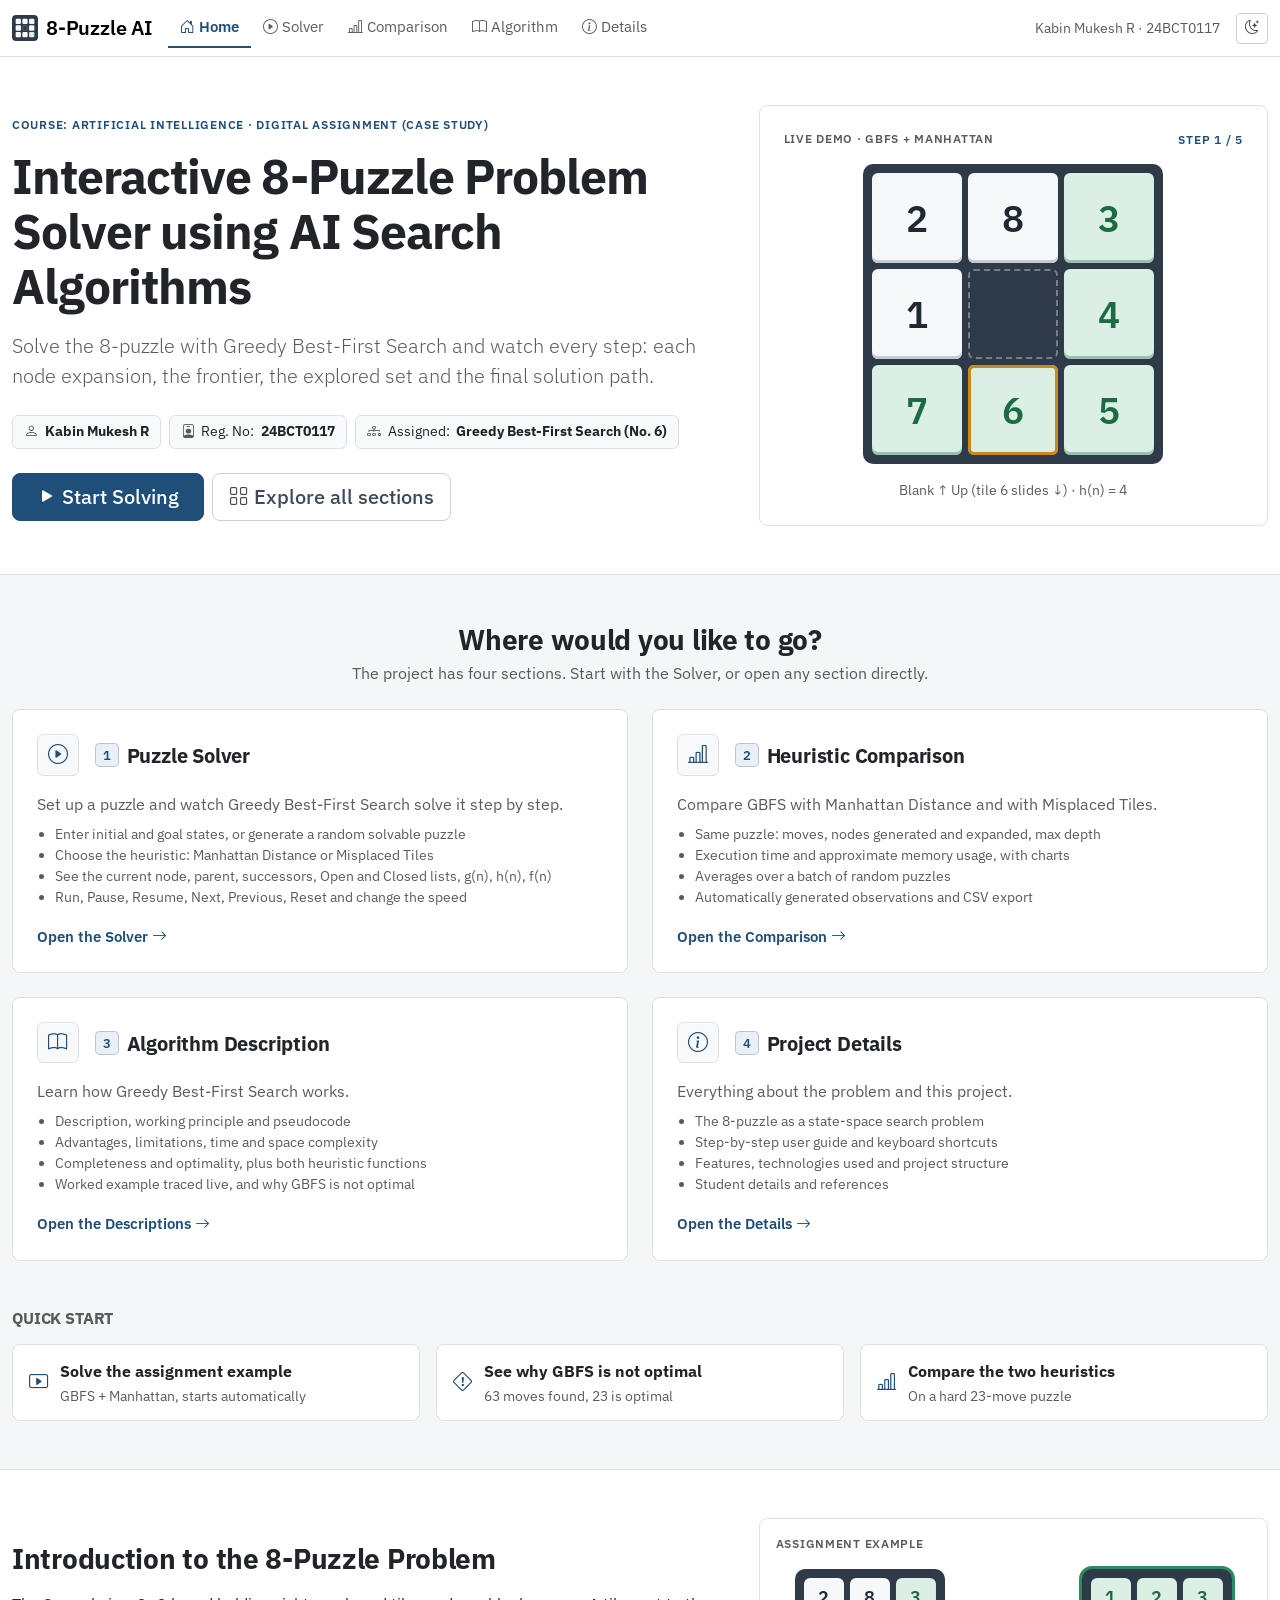
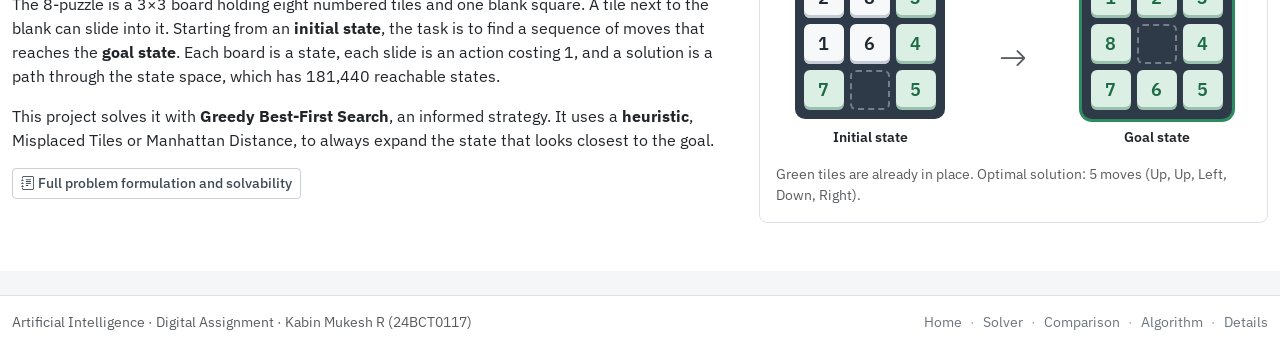
<file: index.html>
<!doctype html>
<html lang="en" data-bs-theme="light">
<head>
  <meta charset="utf-8">
  <meta name="viewport" content="width=device-width, initial-scale=1">
  <title>8-Puzzle AI Visualizer</title>
  <meta name="description" content="Interactive 8-Puzzle Problem Solver using Greedy Best-First Search with the Misplaced Tiles and Manhattan Distance heuristics.">
  <link rel="icon" href="assets/logo.svg" type="image/svg+xml">
  <script>(function(){try{var t=localStorage.getItem('ep.theme')||'light';document.documentElement.setAttribute('data-bs-theme',t);}catch(e){}})();</script>
  <link rel="preconnect" href="https://fonts.googleapis.com">
  <link rel="preconnect" href="https://fonts.gstatic.com" crossorigin>
  <link rel="stylesheet" href="https://fonts.googleapis.com/css2?family=IBM+Plex+Mono:wght@400;500&family=IBM+Plex+Sans:wght@400;500;600;700&display=swap">
  <link rel="stylesheet" href="https://cdn.jsdelivr.net/npm/bootstrap@5.3.3/dist/css/bootstrap.min.css">
  <link rel="stylesheet" href="https://cdn.jsdelivr.net/npm/bootstrap-icons@1.11.3/font/bootstrap-icons.min.css">
  <link rel="stylesheet" href="css/style.css">
</head>
<body data-page="home">
  <div data-site-header></div>

  <main>
    <!-- ================= Hero: course, title, student ================= -->
    <section class="hero py-5">
      <div class="container-xxl">
        <div class="row align-items-center g-4">
          <div class="col-lg-7">
            <span class="badge rounded-pill bg-accent-soft text-accent mb-3 px-3 py-2">
              <i class="bi bi-mortarboard"></i> Course: <span data-bind="course">Artificial Intelligence</span> · Digital Assignment (Case Study)
            </span>
            <h1 class="display-5 mb-3" data-bind="title">Interactive 8-Puzzle Problem Solver using AI Search Algorithms</h1>
            <p class="lead text-body-secondary mb-4">
              Solve the 8-puzzle with Greedy Best-First Search and watch every step: each node expansion, the frontier,
              the explored set and the final solution path.
            </p>
            <div class="d-flex flex-wrap gap-2 mb-4">
              <span class="info-pill"><i class="bi bi-person"></i> <b data-bind="student.name">Kabin Mukesh R</b></span>
              <span class="info-pill"><i class="bi bi-person-badge"></i> Reg. No: <b data-bind="student.regNo">24BCT0117</b></span>
              <span class="info-pill"><i class="bi bi-diagram-3"></i> Assigned: <b>Greedy Best-First Search (No. 6)</b></span>
            </div>
            <div class="d-flex flex-wrap gap-2">
              <a class="btn btn-accent btn-lg px-4" href="solver.html?algo=gbfs"><i class="bi bi-play-fill"></i> Start Solving</a>
              <a class="btn btn-outline-secondary btn-lg" href="#sections"><i class="bi bi-grid"></i> Explore all sections</a>
            </div>
          </div>
          <div class="col-lg-5">
            <div class="card p-4">
              <div class="d-flex justify-content-between align-items-center mb-3">
                <span class="card-title-sm">Live demo · GBFS + Manhattan</span>
                <span class="badge text-bg-secondary" id="demoStep">Step 0</span>
              </div>
              <div id="demoBoard" class="board-lg"></div>
              <p class="text-center small text-body-secondary mt-3 mb-0" id="demoCaption">Initial state</p>
            </div>
          </div>
        </div>
      </div>
    </section>

    <!-- ================= Navigation hub ================= -->
    <section class="container-xxl py-5" id="sections" aria-labelledby="sectionsTitle">
      <div class="text-center mb-4">
        <h2 class="h3 fw-bold mb-1" id="sectionsTitle">Where would you like to go?</h2>
        <p class="text-body-secondary mb-0">The project has four sections. Start with the Solver, or open any section directly.</p>
      </div>
      <div class="row g-4">
        <div class="col-md-6">
          <a href="solver.html?algo=gbfs" class="card hub-card h-100 text-decoration-none text-body">
            <div class="card-body p-4">
              <div class="d-flex align-items-center gap-3 mb-3">
                <span class="hub-icon"><i class="bi bi-play-circle"></i></span>
                <div><span class="hub-num me-1">1</span> <span class="h5 fw-bold align-middle">Puzzle Solver</span></div>
              </div>
              <p class="text-body-secondary mb-2">Set up a puzzle and watch Greedy Best-First Search solve it step by step.</p>
              <ul class="small text-body-secondary mb-3">
                <li>Enter initial and goal states, or generate a random solvable puzzle</li>
                <li>Choose the heuristic: Manhattan Distance or Misplaced Tiles</li>
                <li>See the current node, parent, successors, Open and Closed lists, g(n), h(n), f(n)</li>
                <li>Run, Pause, Resume, Next, Previous, Reset and change the speed</li>
              </ul>
              <span class="hub-go">Open the Solver <i class="bi bi-arrow-right"></i></span>
            </div>
          </a>
        </div>
        <div class="col-md-6">
          <a href="compare.html" class="card hub-card h-100 text-decoration-none text-body">
            <div class="card-body p-4">
              <div class="d-flex align-items-center gap-3 mb-3">
                <span class="hub-icon"><i class="bi bi-bar-chart-line"></i></span>
                <div><span class="hub-num me-1">2</span> <span class="h5 fw-bold align-middle">Heuristic Comparison</span></div>
              </div>
              <p class="text-body-secondary mb-2">Compare GBFS with Manhattan Distance and with Misplaced Tiles.</p>
              <ul class="small text-body-secondary mb-3">
                <li>Same puzzle: moves, nodes generated and expanded, max depth</li>
                <li>Execution time and approximate memory usage, with charts</li>
                <li>Averages over a batch of random puzzles</li>
                <li>Automatically generated observations and CSV export</li>
              </ul>
              <span class="hub-go">Open the Comparison <i class="bi bi-arrow-right"></i></span>
            </div>
          </a>
        </div>
        <div class="col-md-6">
          <a href="algorithms.html" class="card hub-card h-100 text-decoration-none text-body">
            <div class="card-body p-4">
              <div class="d-flex align-items-center gap-3 mb-3">
                <span class="hub-icon"><i class="bi bi-book"></i></span>
                <div><span class="hub-num me-1">3</span> <span class="h5 fw-bold align-middle">Algorithm Description</span></div>
              </div>
              <p class="text-body-secondary mb-2">Learn how Greedy Best-First Search works.</p>
              <ul class="small text-body-secondary mb-3">
                <li>Description, working principle and pseudocode</li>
                <li>Advantages, limitations, time and space complexity</li>
                <li>Completeness and optimality, plus both heuristic functions</li>
                <li>Worked example traced live, and why GBFS is not optimal</li>
              </ul>
              <span class="hub-go">Open the Descriptions <i class="bi bi-arrow-right"></i></span>
            </div>
          </a>
        </div>
        <div class="col-md-6">
          <a href="details.html" class="card hub-card h-100 text-decoration-none text-body">
            <div class="card-body p-4">
              <div class="d-flex align-items-center gap-3 mb-3">
                <span class="hub-icon"><i class="bi bi-info-circle"></i></span>
                <div><span class="hub-num me-1">4</span> <span class="h5 fw-bold align-middle">Project Details</span></div>
              </div>
              <p class="text-body-secondary mb-2">Everything about the problem and this project.</p>
              <ul class="small text-body-secondary mb-3">
                <li>The 8-puzzle as a state-space search problem</li>
                <li>Step-by-step user guide and keyboard shortcuts</li>
                <li>Features, technologies used and project structure</li>
                <li>Student details and references</li>
              </ul>
              <span class="hub-go">Open the Details <i class="bi bi-arrow-right"></i></span>
            </div>
          </a>
        </div>
      </div>

      <!-- Quick start -->
      <h3 class="h6 fw-bold text-uppercase text-body-secondary mt-5 mb-3">Quick start</h3>
      <div class="row g-3">
        <div class="col-md-4">
          <a class="quick-link" href="solver.html?algo=gbfs&h=manhattan&start=283164705&goal=123804765&speed=5&autorun=1">
            <i class="bi bi-play-btn"></i><span><b>Solve the assignment example</b><br><span class="small text-body-secondary">GBFS + Manhattan, starts automatically</span></span></a>
        </div>
        <div class="col-md-4">
          <a class="quick-link" href="solver.html?algo=gbfs&h=manhattan&start=702645381&goal=123804765&speed=8&autorun=1">
            <i class="bi bi-exclamation-diamond"></i><span><b>See why GBFS is not optimal</b><br><span class="small text-body-secondary">63 moves found, 23 is optimal</span></span></a>
        </div>
        <div class="col-md-4">
          <a class="quick-link" href="compare.html?start=702645381&goal=123804765&autorun=1">
            <i class="bi bi-bar-chart-line"></i><span><b>Compare the two heuristics</b><br><span class="small text-body-secondary">On a hard 23-move puzzle</span></span></a>
        </div>
      </div>
    </section>

    <!-- ================= Introduction ================= -->
    <section class="border-top bg-body py-5" id="intro">
      <div class="container-xxl">
        <div class="row g-4 align-items-center">
          <div class="col-lg-7">
            <h2 class="h3 fw-bold mb-3">Introduction to the 8-Puzzle Problem</h2>
            <p>
              The 8-puzzle is a 3×3 board holding eight numbered tiles and one blank square. A tile next to the blank can slide
              into it. Starting from an <b>initial state</b>, the task is to find a sequence of moves that reaches the
              <b>goal state</b>. Each board is a state, each slide is an action costing 1, and a solution is a path through the
              state space, which has 181,440 reachable states.
            </p>
            <p>
              This project solves it with <b>Greedy Best-First Search</b>, an informed strategy. It uses a <b>heuristic</b>,
              Misplaced Tiles or Manhattan Distance, to always expand the state that looks closest to the goal.
            </p>
            <a href="details.html#problem" class="btn btn-sm btn-outline-secondary"><i class="bi bi-journal-text"></i> Full problem formulation and solvability</a>
          </div>
          <div class="col-lg-5">
            <div class="card">
              <div class="card-body">
                <div class="card-title-sm mb-3">Assignment example</div>
                <div class="row text-center g-3 align-items-center">
                  <div class="col-5"><div id="exStart" class="board-sm"></div><div class="small mt-2 fw-semibold">Initial state</div></div>
                  <div class="col-2 fs-3 text-body-secondary"><i class="bi bi-arrow-right"></i></div>
                  <div class="col-5"><div id="exGoal" class="board-sm"></div><div class="small mt-2 fw-semibold">Goal state</div></div>
                </div>
                <p class="small text-body-secondary mt-3 mb-0">Green tiles are already in place. Optimal solution: 5 moves (Up, Up, Left, Down, Right).</p>
              </div>
            </div>
          </div>
        </div>
      </div>
    </section>
  </main>

  <div data-site-footer></div>

  <script src="https://cdn.jsdelivr.net/npm/bootstrap@5.3.3/dist/js/bootstrap.bundle.min.js"></script>
  <script src="js/config.js"></script>
  <script src="js/core/puzzle.js"></script>
  <script src="js/core/heuristics.js"></script>
  <script src="js/core/priority-queue.js"></script>
  <script src="js/core/search-context.js"></script>
  <script src="js/algorithms/gbfs.js"></script>
  <script src="js/algorithms/registry.js"></script>
  <script src="js/ui/board.js"></script>
  <script src="js/ui/layout.js"></script>
  <script src="js/pages/home.js"></script>
</body>
</html>
</file>
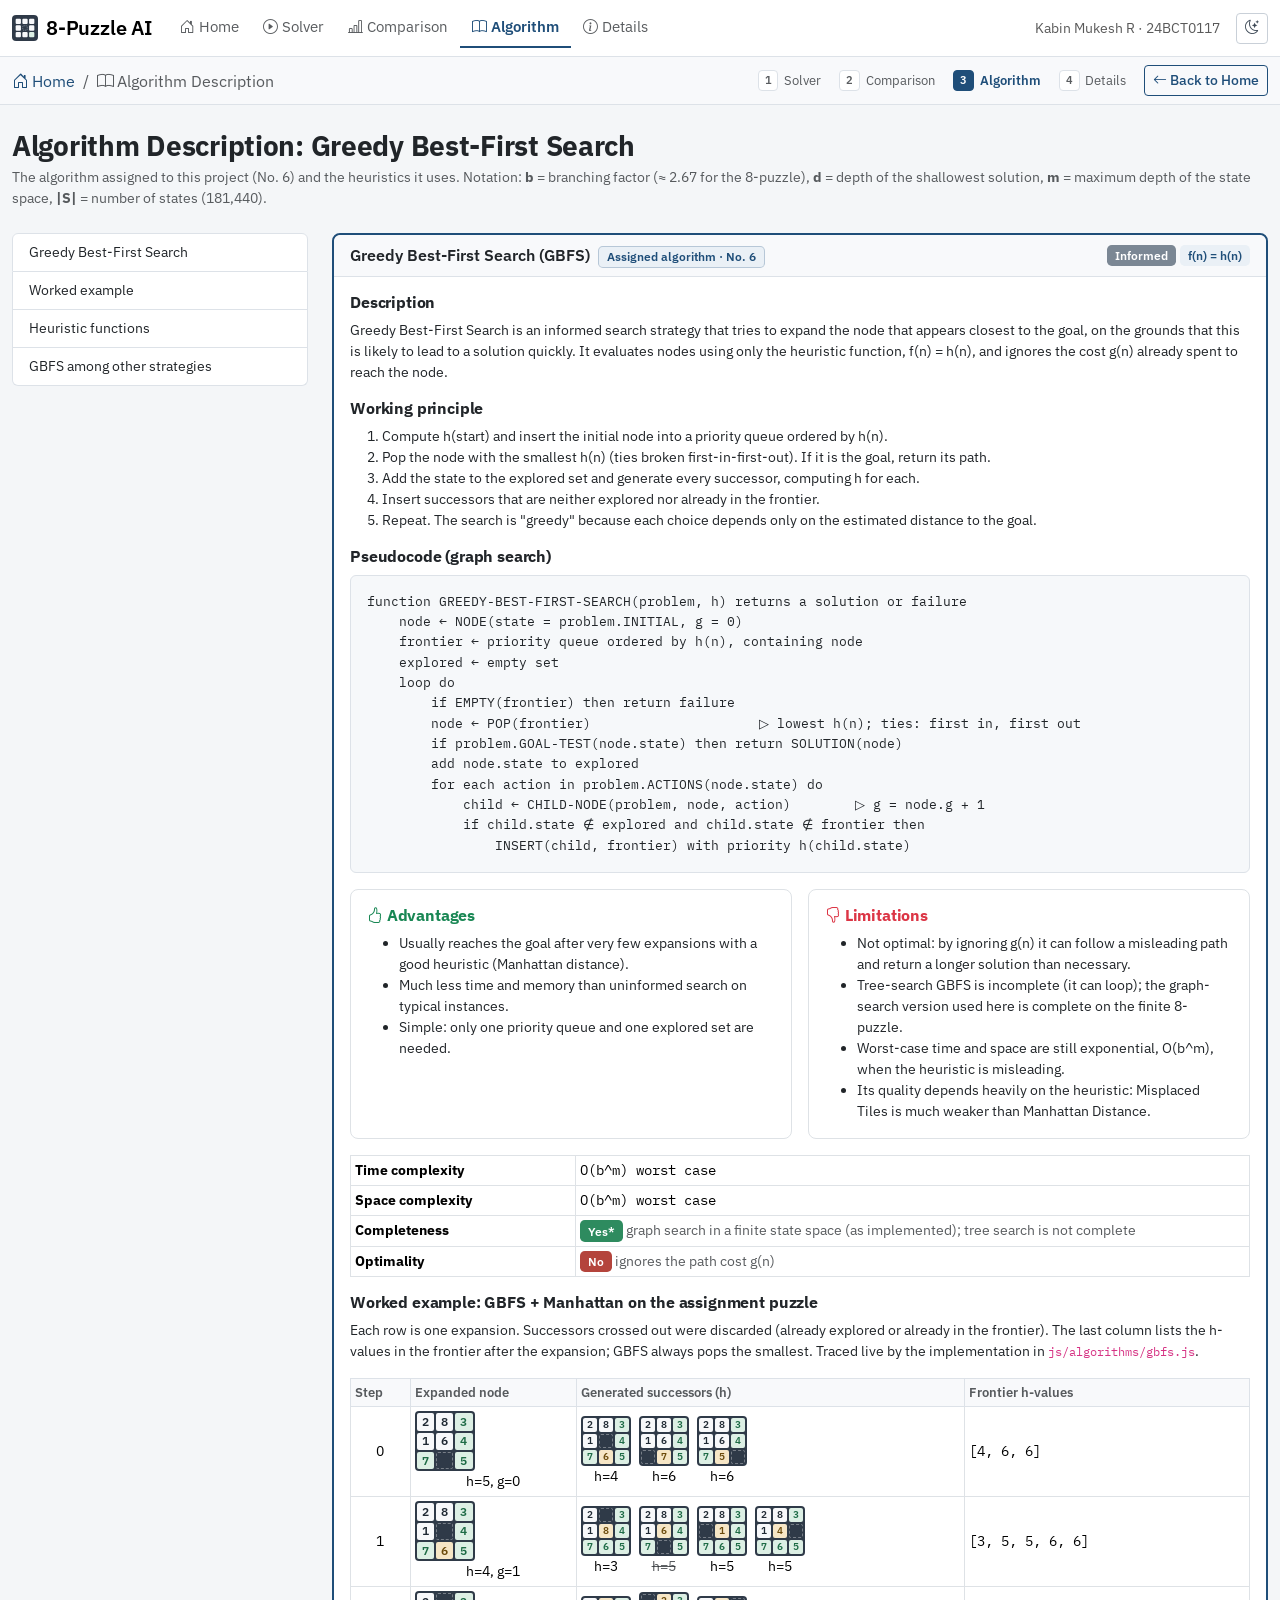
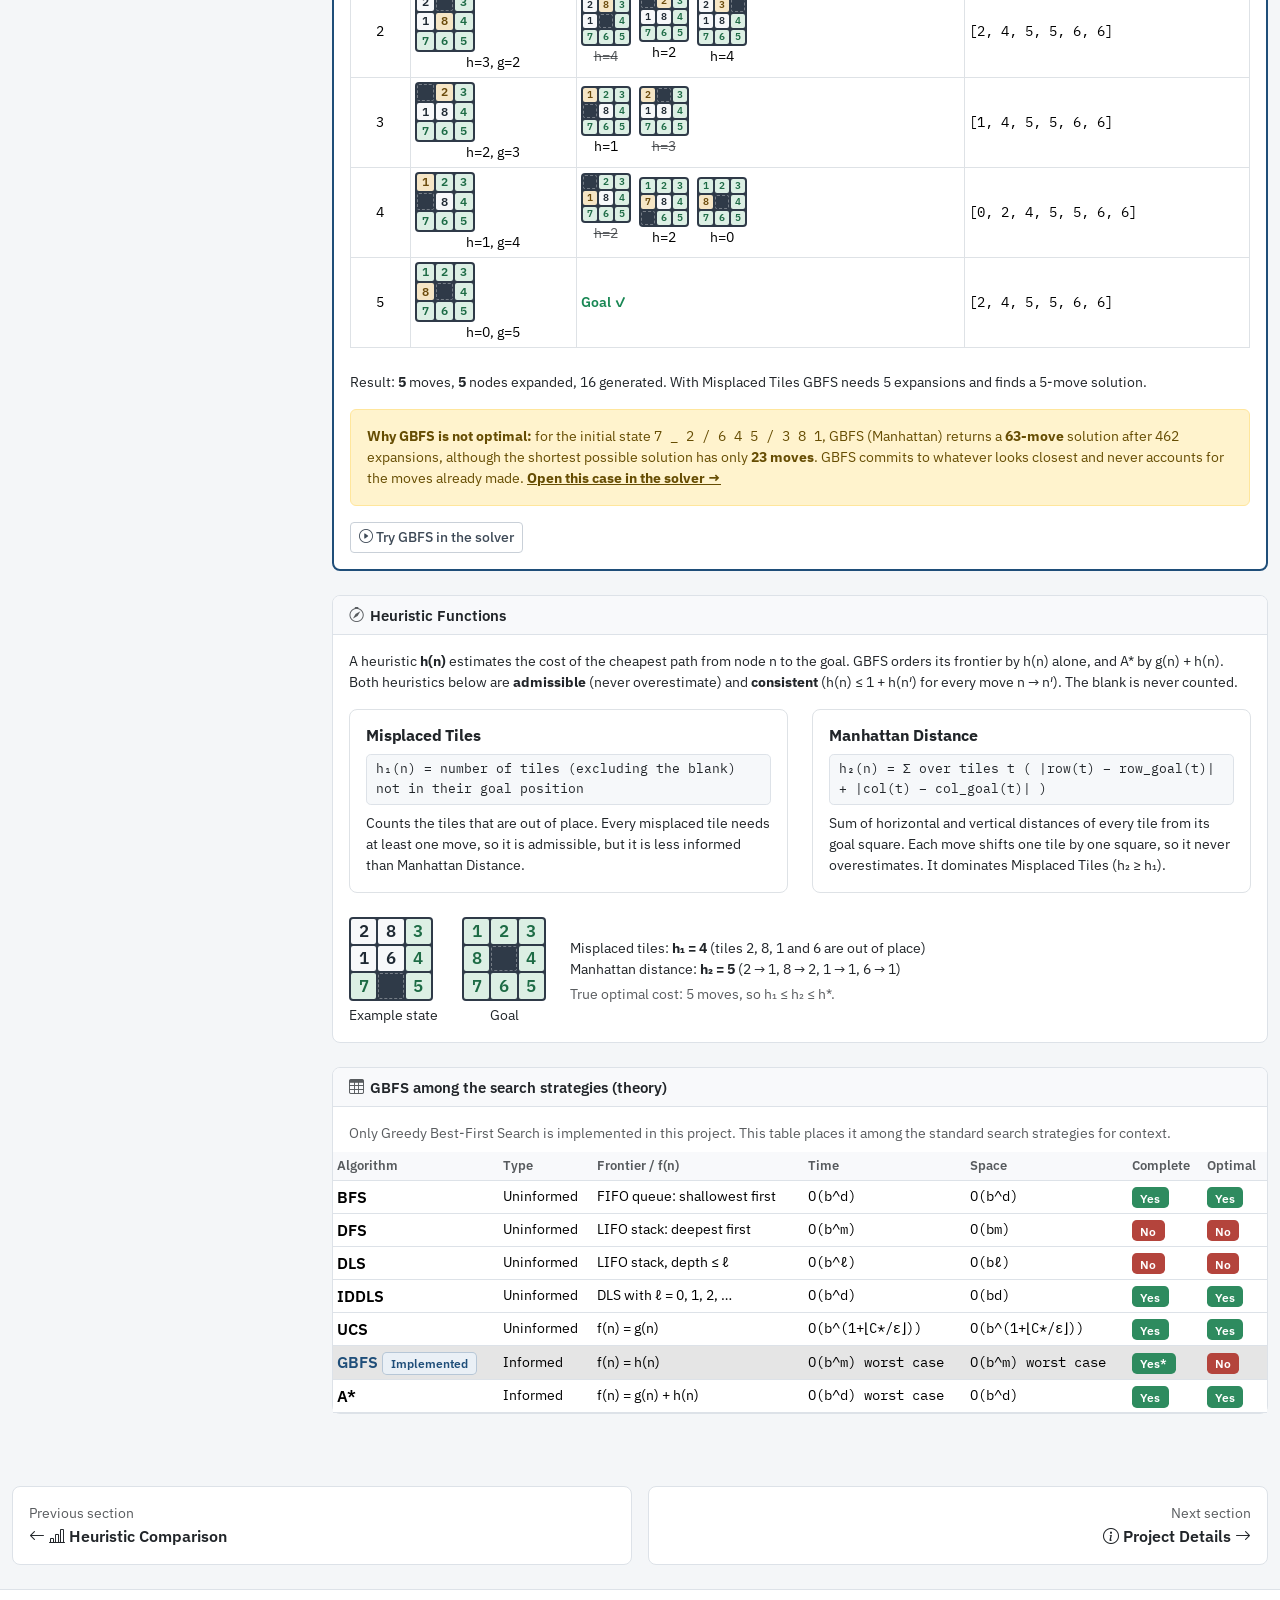
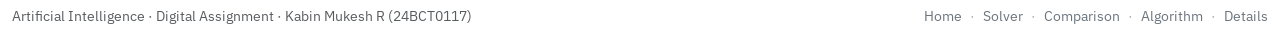
<file: algorithms.html>
<!doctype html>
<html lang="en" data-bs-theme="light">
<head>
  <meta charset="utf-8">
  <meta name="viewport" content="width=device-width, initial-scale=1">
  <title>Algorithms · 8-Puzzle AI Visualizer</title>
  <meta name="description" content="Description, working principle, advantages, limitations, complexity, completeness and optimality of Greedy Best-First Search.">
  <link rel="icon" href="assets/logo.svg" type="image/svg+xml">
  <script>(function(){try{var t=localStorage.getItem('ep.theme')||'light';document.documentElement.setAttribute('data-bs-theme',t);}catch(e){}})();</script>
  <link rel="preconnect" href="https://fonts.googleapis.com">
  <link rel="preconnect" href="https://fonts.gstatic.com" crossorigin>
  <link rel="stylesheet" href="https://fonts.googleapis.com/css2?family=IBM+Plex+Mono:wght@400;500&family=IBM+Plex+Sans:wght@400;500;600;700&display=swap">
  <link rel="stylesheet" href="https://cdn.jsdelivr.net/npm/bootstrap@5.3.3/dist/css/bootstrap.min.css">
  <link rel="stylesheet" href="https://cdn.jsdelivr.net/npm/bootstrap-icons@1.11.3/font/bootstrap-icons.min.css">
  <link rel="stylesheet" href="css/style.css">
</head>
<body data-page="algorithms">
  <div data-site-header></div>

  <main class="container-xxl py-4">
    <div class="mb-4">
      <h1 class="h3 fw-bold mb-1">Algorithm Description: Greedy Best-First Search</h1>
      <p class="text-body-secondary small mb-0">
        The algorithm assigned to this project (No. 6) and the heuristics it uses.
        Notation: <b>b</b> = branching factor (≈ 2.67 for the 8-puzzle), <b>d</b> = depth of the shallowest solution,
        <b>m</b> = maximum depth of the state space, <b>|S|</b> = number of states (181,440).
      </p>
    </div>

    <div class="row g-4">
      <aside class="col-lg-3 d-none d-lg-block">
        <nav class="algo-nav sticky-top" aria-label="Algorithm sections">
          <div class="list-group small" id="algoNav"></div>
        </nav>
      </aside>

      <div class="col-lg-9">
        <div id="algoSections"></div>

        <section id="heuristics" class="card mb-4">
          <div class="card-header"><i class="bi bi-compass"></i> Heuristic Functions</div>
          <div class="card-body" id="heuristicsBody"></div>
        </section>

        <section id="overview" class="card mb-4">
          <div class="card-header"><i class="bi bi-table"></i> GBFS among the search strategies (theory)</div>
          <div class="card-body p-0">
            <p class="small text-body-secondary px-3 pt-3 mb-2">Only Greedy Best-First Search is implemented in this project.
              This table places it among the standard search strategies for context.</p>
            <div class="table-responsive">
              <table class="table table-sm table-hover mb-0 align-middle">
                <thead class="table-light">
                  <tr><th>Algorithm</th><th>Type</th><th>Frontier / f(n)</th><th>Time</th><th>Space</th><th>Complete</th><th>Optimal</th></tr>
                </thead>
                <tbody id="overviewBody"></tbody>
              </table>
            </div>
          </div>
        </section>
      </div>
    </div>
  </main>

  <div data-site-pager></div>
  <div data-site-footer></div>

  <script src="https://cdn.jsdelivr.net/npm/bootstrap@5.3.3/dist/js/bootstrap.bundle.min.js"></script>
  <script src="js/config.js"></script>
  <script src="js/core/puzzle.js"></script>
  <script src="js/core/heuristics.js"></script>
  <script src="js/core/priority-queue.js"></script>
  <script src="js/core/search-context.js"></script>
  <script src="js/algorithms/gbfs.js"></script>
  <script src="js/algorithms/registry.js"></script>
  <script src="js/data/algorithm-info.js"></script>
  <script src="js/ui/board.js"></script>
  <script src="js/ui/layout.js"></script>
  <script src="js/pages/algorithms.js"></script>
</body>
</html>
</file>
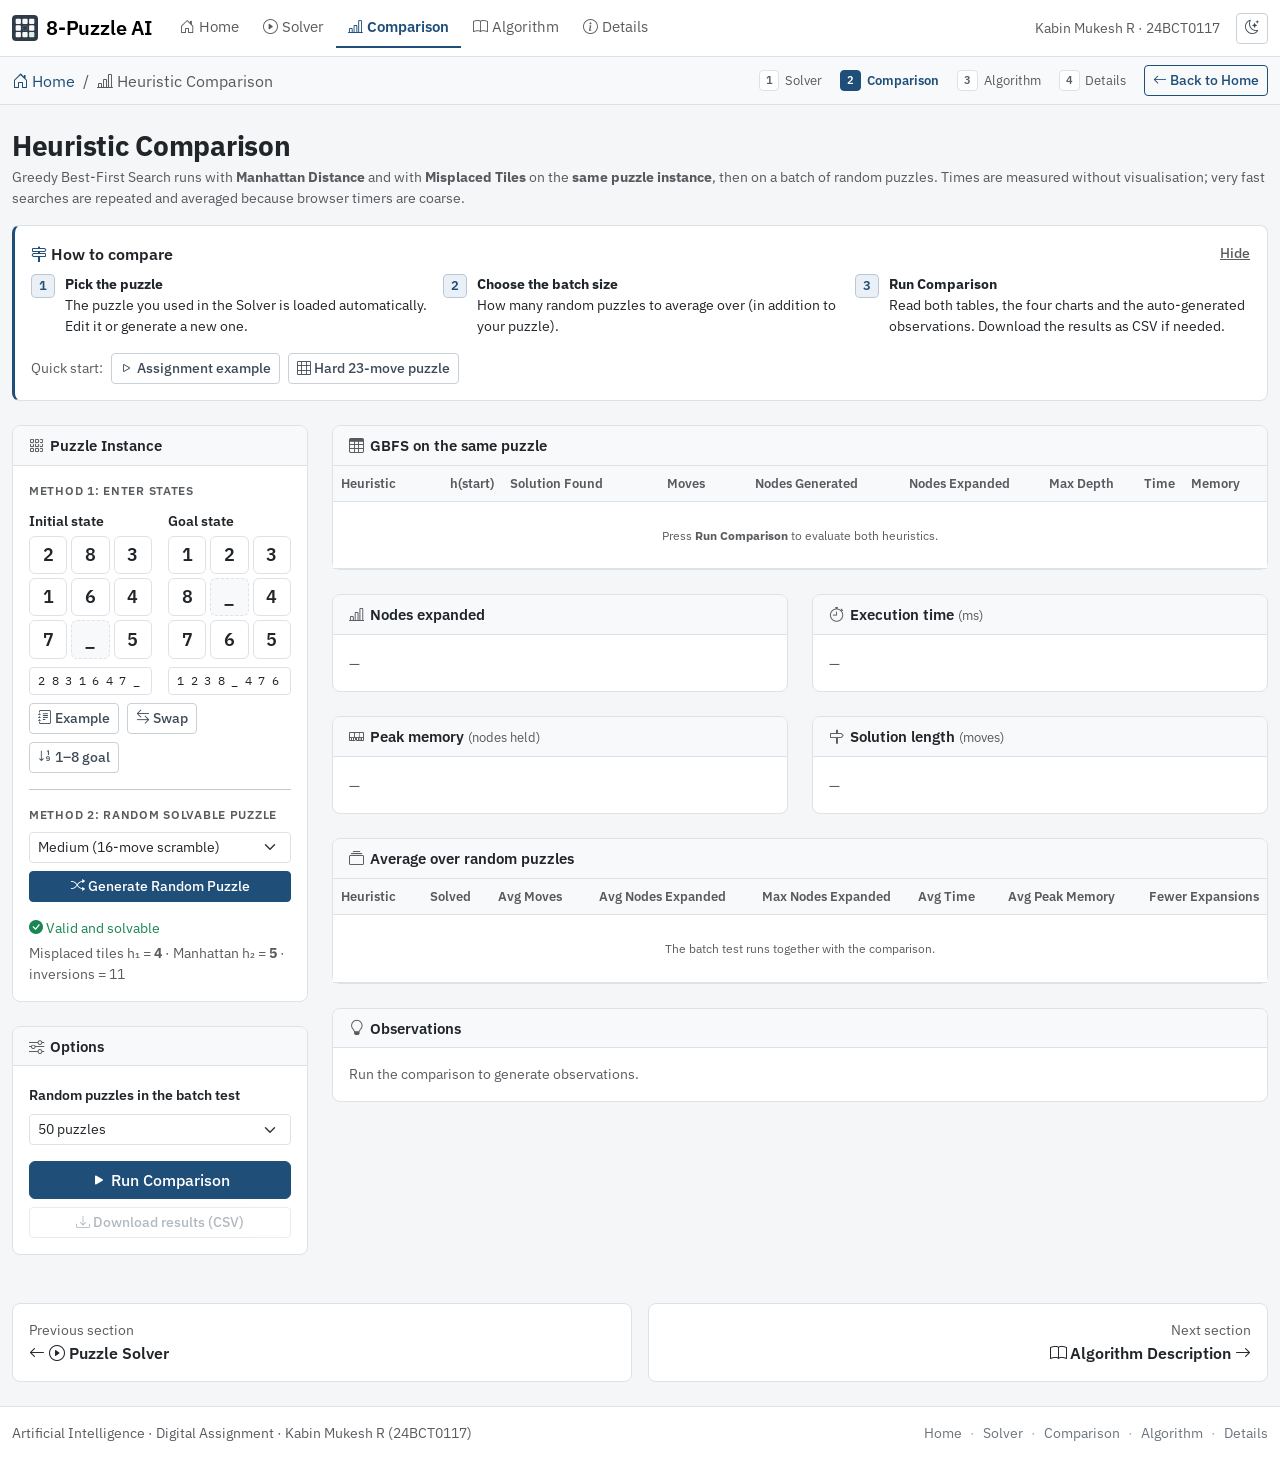
<file: compare.html>
<!doctype html>
<html lang="en" data-bs-theme="light">
<head>
  <meta charset="utf-8">
  <meta name="viewport" content="width=device-width, initial-scale=1">
  <title>Heuristic Comparison · 8-Puzzle AI Visualizer</title>
  <meta name="description" content="Compare Greedy Best-First Search with the Manhattan Distance and Misplaced Tiles heuristics on the same 8-puzzle and on random puzzles.">
  <link rel="icon" href="assets/logo.svg" type="image/svg+xml">
  <script>(function(){try{var t=localStorage.getItem('ep.theme')||'light';document.documentElement.setAttribute('data-bs-theme',t);}catch(e){}})();</script>
  <link rel="preconnect" href="https://fonts.googleapis.com">
  <link rel="preconnect" href="https://fonts.gstatic.com" crossorigin>
  <link rel="stylesheet" href="https://fonts.googleapis.com/css2?family=IBM+Plex+Mono:wght@400;500&family=IBM+Plex+Sans:wght@400;500;600;700&display=swap">
  <link rel="stylesheet" href="https://cdn.jsdelivr.net/npm/bootstrap@5.3.3/dist/css/bootstrap.min.css">
  <link rel="stylesheet" href="https://cdn.jsdelivr.net/npm/bootstrap-icons@1.11.3/font/bootstrap-icons.min.css">
  <link rel="stylesheet" href="css/style.css">
</head>
<body data-page="compare">
  <div data-site-header></div>

  <main class="container-xxl py-4">
    <div class="mb-3">
      <h1 class="h3 fw-bold mb-1">Heuristic Comparison</h1>
      <p class="text-body-secondary small mb-0">Greedy Best-First Search runs with <b>Manhattan Distance</b> and with <b>Misplaced Tiles</b> on the
        <b>same puzzle instance</b>, then on a batch of random puzzles. Times are measured without visualisation; very fast searches are repeated and averaged because browser timers are coarse.</p>
    </div>

    <div class="card mb-4 guide-card">
      <div class="card-body py-3">
        <div class="d-flex justify-content-between align-items-center mb-2">
          <span class="fw-semibold"><i class="bi bi-signpost-2 text-accent"></i> How to compare</span>
          <button type="button" class="btn btn-sm btn-link text-body-secondary p-0" data-guide-toggle aria-expanded="true" aria-controls="guideBody">Hide</button>
        </div>
        <div id="guideBody">
          <div class="row g-3 small">
            <div class="col-md-4"><div class="guide-step"><span class="num">1</span><div><b>Pick the puzzle</b><br>The puzzle you used in the Solver is loaded automatically. Edit it or generate a new one.</div></div></div>
            <div class="col-md-4"><div class="guide-step"><span class="num">2</span><div><b>Choose the batch size</b><br>How many random puzzles to average over (in addition to your puzzle).</div></div></div>
            <div class="col-md-4"><div class="guide-step"><span class="num">3</span><div><b>Run Comparison</b><br>Read both tables, the four charts and the auto-generated observations. Download the results as CSV if needed.</div></div></div>
          </div>
          <div class="d-flex flex-wrap align-items-center gap-2 mt-3">
            <span class="small text-body-secondary">Quick start:</span>
            <a class="btn btn-sm btn-outline-secondary" href="compare.html?start=283164705&goal=123804765&autorun=1"><i class="bi bi-play"></i> Assignment example</a>
            <a class="btn btn-sm btn-outline-secondary" href="compare.html?start=702645381&goal=123804765&autorun=1"><i class="bi bi-grid-3x3"></i> Hard 23-move puzzle</a>
          </div>
        </div>
      </div>
    </div>

    <div class="row g-4">
      <aside class="col-lg-4 col-xl-3">
        <div class="card mb-4">
          <div class="card-header"><i class="bi bi-grid-3x3-gap"></i> Puzzle Instance</div>
          <div class="card-body" id="setup"></div>
        </div>
        <div class="card">
          <div class="card-header"><i class="bi bi-sliders"></i> Options</div>
          <div class="card-body">
            <label for="batchSize" class="form-label small fw-semibold">Random puzzles in the batch test</label>
            <select id="batchSize" class="form-select form-select-sm mb-3">
              <option value="0">None (this puzzle only)</option>
              <option value="20">20 puzzles</option>
              <option value="50" selected>50 puzzles</option>
              <option value="100">100 puzzles</option>
            </select>
            <button id="btnCompare" class="btn btn-accent w-100"><i class="bi bi-play-fill"></i> Run Comparison</button>
            <button id="btnCsv" class="btn btn-outline-secondary btn-sm w-100 mt-2" disabled><i class="bi bi-download"></i> Download results (CSV)</button>
          </div>
        </div>
      </aside>

      <section class="col-lg-8 col-xl-9">
        <div class="card mb-4">
          <div class="card-header d-flex justify-content-between align-items-center flex-wrap gap-2">
            <span><i class="bi bi-table"></i> GBFS on the same puzzle</span>
            <span id="instanceInfo" class="small text-body-secondary fw-normal"></span>
          </div>
          <div class="card-body p-0">
            <div class="table-responsive">
              <table class="table table-hover table-compare mb-0">
                <thead class="table-light">
                  <tr>
                    <th scope="col">Heuristic</th>
                    <th scope="col" class="text-end">h(start)</th>
                    <th scope="col">Solution Found</th>
                    <th scope="col" class="text-end">Moves</th>
                    <th scope="col" class="text-end">Nodes Generated</th>
                    <th scope="col" class="text-end">Nodes Expanded</th>
                    <th scope="col" class="text-end">Max Depth</th>
                    <th scope="col" class="text-end">Time</th>
                    <th scope="col">Memory</th>
                  </tr>
                </thead>
                <tbody id="resultsBody">
                  <tr><td colspan="9" class="text-center text-body-secondary py-4 small">Press <b>Run Comparison</b> to evaluate both heuristics.</td></tr>
                </tbody>
              </table>
            </div>
          </div>
        </div>

        <div class="row g-4 mb-4">
          <div class="col-xl-6">
            <div class="card h-100">
              <div class="card-header"><i class="bi bi-bar-chart-line"></i> Nodes expanded</div>
              <div class="card-body"><div id="chartExpanded" class="chart"><span class="small text-body-secondary">—</span></div></div>
            </div>
          </div>
          <div class="col-xl-6">
            <div class="card h-100">
              <div class="card-header"><i class="bi bi-stopwatch"></i> Execution time <span class="small text-body-secondary fw-normal">(ms)</span></div>
              <div class="card-body"><div id="chartTime" class="chart"><span class="small text-body-secondary">—</span></div></div>
            </div>
          </div>
          <div class="col-xl-6">
            <div class="card h-100">
              <div class="card-header"><i class="bi bi-memory"></i> Peak memory <span class="small text-body-secondary fw-normal">(nodes held)</span></div>
              <div class="card-body"><div id="chartMemory" class="chart"><span class="small text-body-secondary">—</span></div></div>
            </div>
          </div>
          <div class="col-xl-6">
            <div class="card h-100">
              <div class="card-header"><i class="bi bi-signpost"></i> Solution length <span class="small text-body-secondary fw-normal">(moves)</span></div>
              <div class="card-body"><div id="chartMoves" class="chart"><span class="small text-body-secondary">—</span></div></div>
            </div>
          </div>
        </div>

        <div class="card mb-4">
          <div class="card-header d-flex justify-content-between align-items-center flex-wrap gap-2">
            <span><i class="bi bi-collection"></i> Average over random puzzles</span>
            <span id="batchInfo" class="small text-body-secondary fw-normal"></span>
          </div>
          <div class="card-body p-0">
            <div class="table-responsive">
              <table class="table table-hover table-compare mb-0">
                <thead class="table-light">
                  <tr>
                    <th scope="col">Heuristic</th>
                    <th scope="col" class="text-end">Solved</th>
                    <th scope="col" class="text-end">Avg Moves</th>
                    <th scope="col" class="text-end">Avg Nodes Expanded</th>
                    <th scope="col" class="text-end">Max Nodes Expanded</th>
                    <th scope="col" class="text-end">Avg Time</th>
                    <th scope="col" class="text-end">Avg Peak Memory</th>
                    <th scope="col" class="text-end">Fewer Expansions</th>
                  </tr>
                </thead>
                <tbody id="batchBody">
                  <tr><td colspan="8" class="text-center text-body-secondary py-4 small">The batch test runs together with the comparison.</td></tr>
                </tbody>
              </table>
            </div>
          </div>
        </div>

        <div class="card">
          <div class="card-header"><i class="bi bi-lightbulb"></i> Observations</div>
          <div class="card-body small" id="observations"><span class="text-body-secondary">Run the comparison to generate observations.</span></div>
        </div>
      </section>
    </div>
  </main>

  <div data-site-pager></div>
  <div data-site-footer></div>

  <script src="https://cdn.jsdelivr.net/npm/bootstrap@5.3.3/dist/js/bootstrap.bundle.min.js"></script>
  <script src="js/config.js"></script>
  <script src="js/core/puzzle.js"></script>
  <script src="js/core/heuristics.js"></script>
  <script src="js/core/priority-queue.js"></script>
  <script src="js/core/search-context.js"></script>
  <script src="js/algorithms/gbfs.js"></script>
  <script src="js/algorithms/registry.js"></script>
  <script src="js/ui/board.js"></script>
  <script src="js/ui/charts.js"></script>
  <script src="js/ui/puzzle-input.js"></script>
  <script src="js/ui/layout.js"></script>
  <script src="js/pages/compare.js"></script>
</body>
</html>
</file>
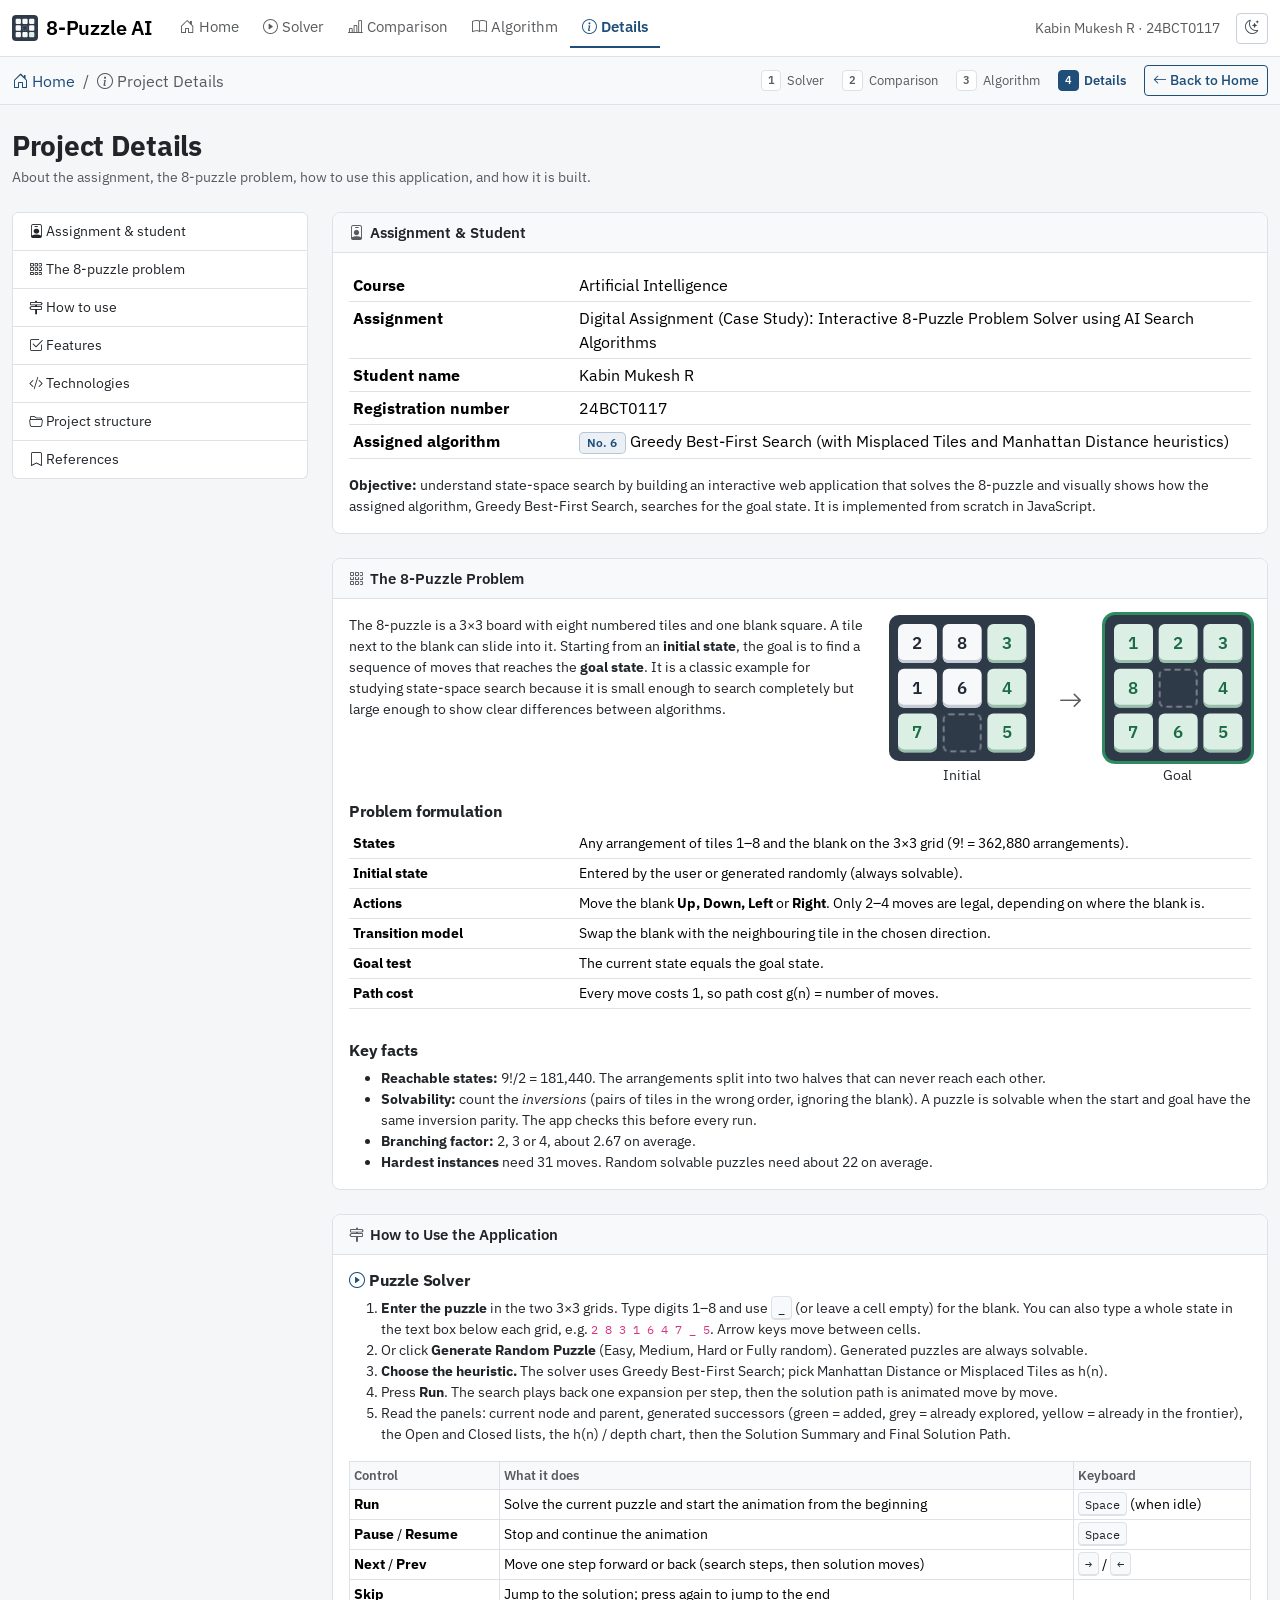
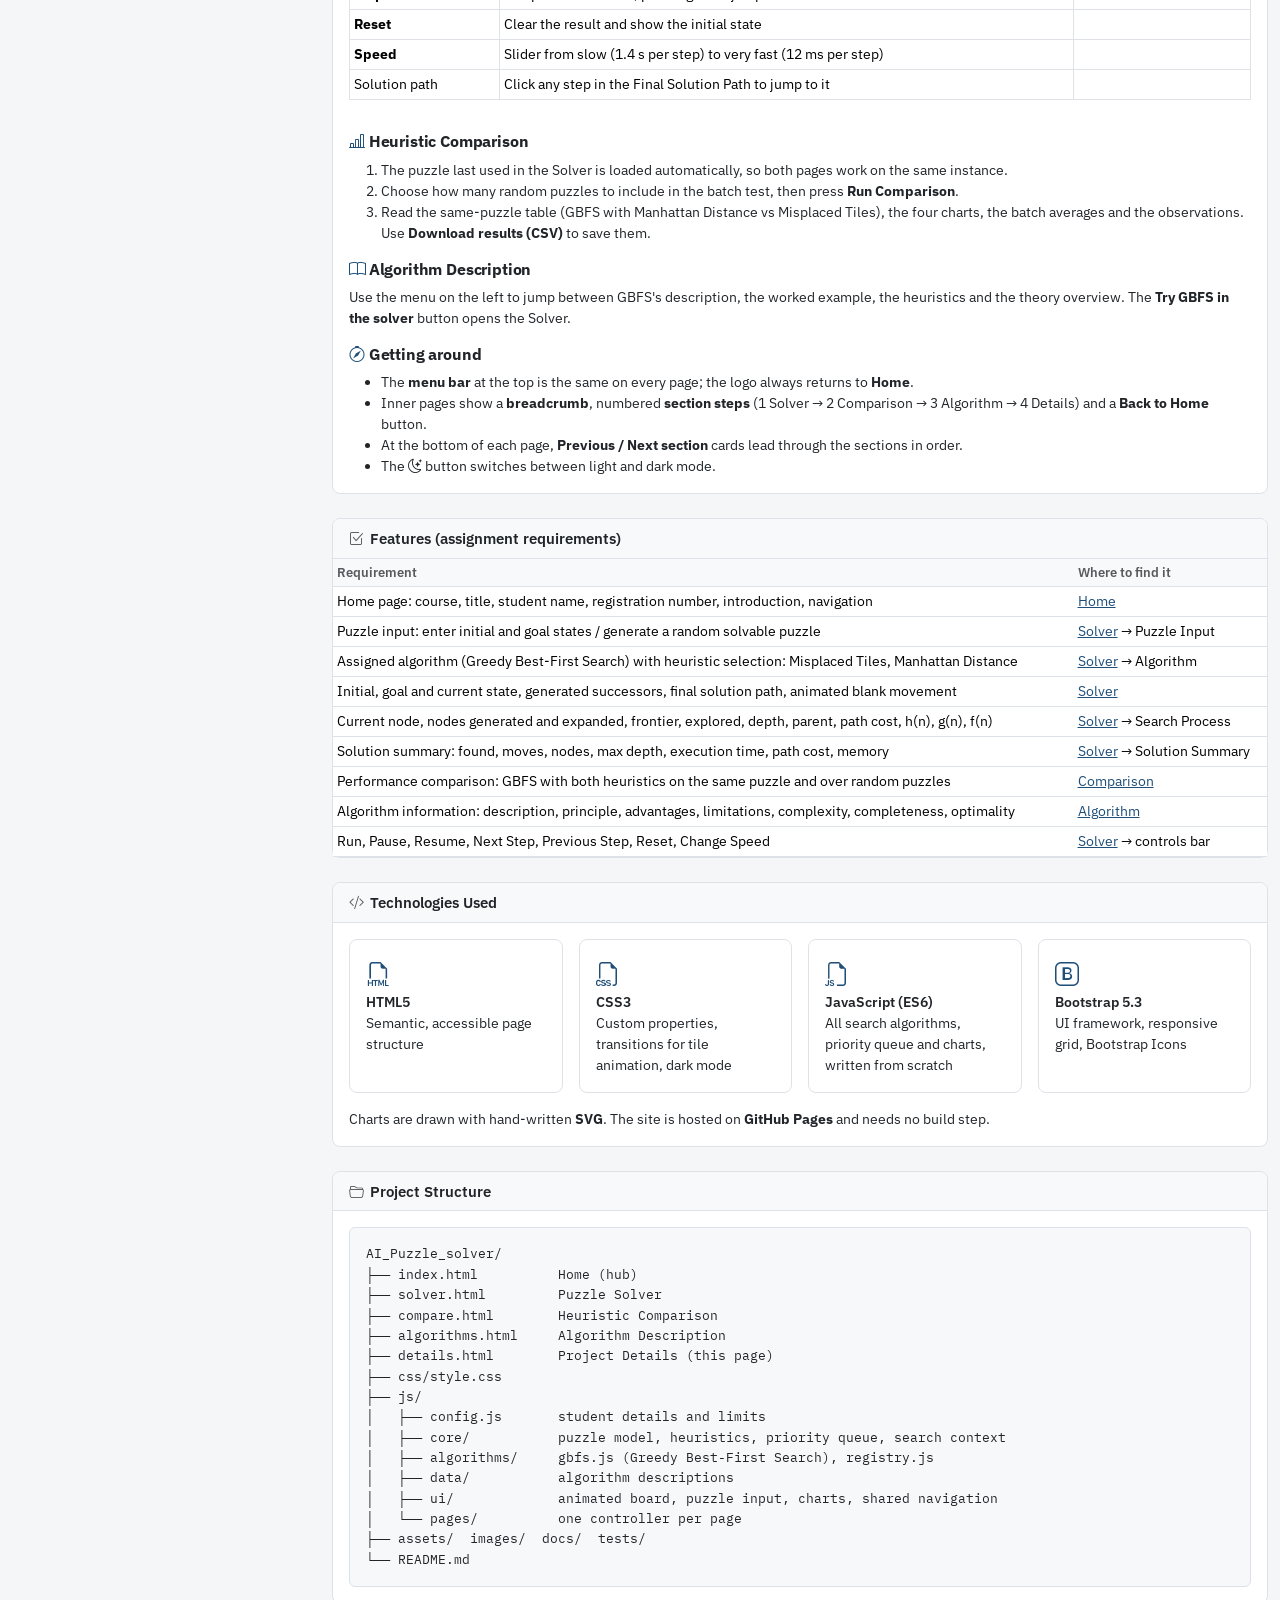
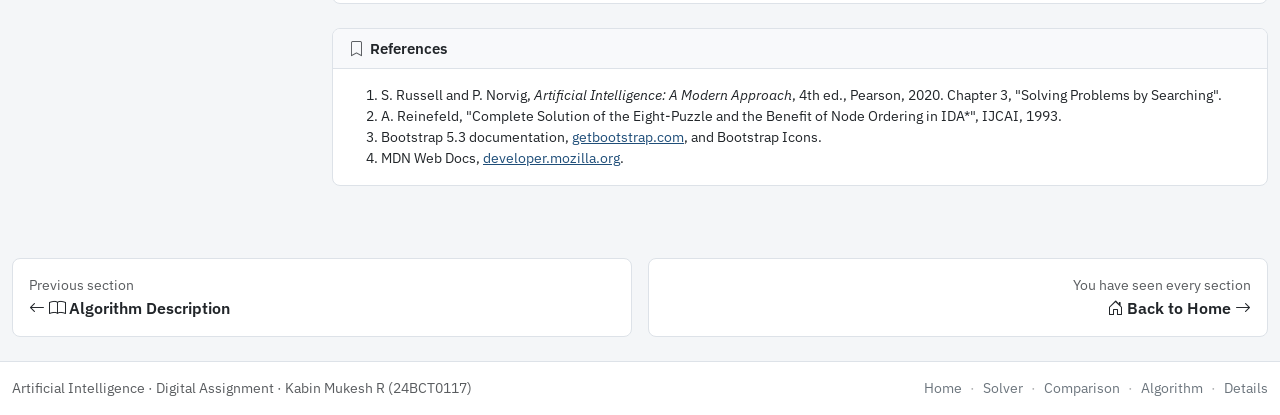
<file: details.html>
<!doctype html>
<html lang="en" data-bs-theme="light">
<head>
  <meta charset="utf-8">
  <meta name="viewport" content="width=device-width, initial-scale=1">
  <title>Project Details · 8-Puzzle AI Visualizer</title>
  <meta name="description" content="The 8-puzzle problem, user guide, features, technologies and student details of the 8-Puzzle AI Visualizer.">
  <link rel="icon" href="assets/logo.svg" type="image/svg+xml">
  <script>(function(){try{var t=localStorage.getItem('ep.theme')||'light';document.documentElement.setAttribute('data-bs-theme',t);}catch(e){}})();</script>
  <link rel="preconnect" href="https://fonts.googleapis.com">
  <link rel="preconnect" href="https://fonts.gstatic.com" crossorigin>
  <link rel="stylesheet" href="https://fonts.googleapis.com/css2?family=IBM+Plex+Mono:wght@400;500&family=IBM+Plex+Sans:wght@400;500;600;700&display=swap">
  <link rel="stylesheet" href="https://cdn.jsdelivr.net/npm/bootstrap@5.3.3/dist/css/bootstrap.min.css">
  <link rel="stylesheet" href="https://cdn.jsdelivr.net/npm/bootstrap-icons@1.11.3/font/bootstrap-icons.min.css">
  <link rel="stylesheet" href="css/style.css">
</head>
<body data-page="details">
  <div data-site-header></div>

  <main class="container-xxl py-4">
    <div class="mb-4">
      <h1 class="h3 fw-bold mb-1">Project Details</h1>
      <p class="text-body-secondary small mb-0">About the assignment, the 8-puzzle problem, how to use this application, and how it is built.</p>
    </div>

    <div class="row g-4">
      <aside class="col-lg-3 d-none d-lg-block">
        <nav class="toc-nav sticky-top" aria-label="On this page">
          <div class="list-group small">
            <a class="list-group-item list-group-item-action" href="#about"><i class="bi bi-person-badge"></i> Assignment &amp; student</a>
            <a class="list-group-item list-group-item-action" href="#problem"><i class="bi bi-grid-3x3-gap"></i> The 8-puzzle problem</a>
            <a class="list-group-item list-group-item-action" href="#guide"><i class="bi bi-signpost-2"></i> How to use</a>
            <a class="list-group-item list-group-item-action" href="#features"><i class="bi bi-check2-square"></i> Features</a>
            <a class="list-group-item list-group-item-action" href="#tech"><i class="bi bi-code-slash"></i> Technologies</a>
            <a class="list-group-item list-group-item-action" href="#structure"><i class="bi bi-folder2-open"></i> Project structure</a>
            <a class="list-group-item list-group-item-action" href="#references"><i class="bi bi-bookmark"></i> References</a>
          </div>
        </nav>
      </aside>

      <div class="col-lg-9">
        <!-- About -->
        <section id="about" class="card mb-4">
          <div class="card-header"><i class="bi bi-person-badge"></i> Assignment &amp; Student</div>
          <div class="card-body">
            <div class="table-responsive">
              <table class="table table-sm mb-3">
                <tbody>
                  <tr><th class="w-25">Course</th><td data-bind="course">Artificial Intelligence</td></tr>
                  <tr><th>Assignment</th><td>Digital Assignment (Case Study): <span data-bind="title">Interactive 8-Puzzle Problem Solver using AI Search Algorithms</span></td></tr>
                  <tr><th>Student name</th><td data-bind="student.name">Kabin Mukesh R</td></tr>
                  <tr><th>Registration number</th><td data-bind="student.regNo">24BCT0117</td></tr>
                  <tr><th>Assigned algorithm</th><td><span class="badge badge-assigned">No. 6</span> Greedy Best-First Search (with Misplaced Tiles and Manhattan Distance heuristics)</td></tr>
                </tbody>
              </table>
            </div>
            <p class="small mb-0"><b>Objective:</b> understand state-space search by building an interactive web application that solves the
              8-puzzle and visually shows how the assigned algorithm, Greedy Best-First Search, searches for the goal state. It is implemented from scratch in JavaScript.</p>
          </div>
        </section>

        <!-- Problem -->
        <section id="problem" class="card mb-4">
          <div class="card-header"><i class="bi bi-grid-3x3-gap"></i> The 8-Puzzle Problem</div>
          <div class="card-body">
            <div class="row g-4">
              <div class="col-md-7">
                <p class="small">The 8-puzzle is a 3×3 board with eight numbered tiles and one blank square. A tile next to the blank can slide into it.
                  Starting from an <b>initial state</b>, the goal is to find a sequence of moves that reaches the <b>goal state</b>.
                  It is a classic example for studying state-space search because it is small enough to search completely but large enough to show
                  clear differences between algorithms.</p>
              </div>
              <div class="col-md-5">
                <div class="row text-center g-2 align-items-center">
                  <div class="col-5"><div id="exStart" class="board-sm"></div><div class="small mt-1">Initial</div></div>
                  <div class="col-2 fs-4 text-body-secondary"><i class="bi bi-arrow-right"></i></div>
                  <div class="col-5"><div id="exGoal" class="board-sm"></div><div class="small mt-1">Goal</div></div>
                </div>
              </div>
            </div>

            <h3 class="h6 fw-bold mt-3">Problem formulation</h3>
            <div class="table-responsive">
              <table class="table table-sm small align-middle">
                <tbody>
                  <tr><th class="w-25">States</th><td>Any arrangement of tiles 1–8 and the blank on the 3×3 grid (9! = 362,880 arrangements).</td></tr>
                  <tr><th>Initial state</th><td>Entered by the user or generated randomly (always solvable).</td></tr>
                  <tr><th>Actions</th><td>Move the blank <b>Up, Down, Left</b> or <b>Right</b>. Only 2–4 moves are legal, depending on where the blank is.</td></tr>
                  <tr><th>Transition model</th><td>Swap the blank with the neighbouring tile in the chosen direction.</td></tr>
                  <tr><th>Goal test</th><td>The current state equals the goal state.</td></tr>
                  <tr><th>Path cost</th><td>Every move costs 1, so path cost g(n) = number of moves.</td></tr>
                </tbody>
              </table>
            </div>

            <h3 class="h6 fw-bold mt-3">Key facts</h3>
            <ul class="small mb-0">
              <li><b>Reachable states:</b> 9!/2 = 181,440. The arrangements split into two halves that can never reach each other.</li>
              <li><b>Solvability:</b> count the <i>inversions</i> (pairs of tiles in the wrong order, ignoring the blank). A puzzle is solvable when the start and goal have the same inversion parity. The app checks this before every run.</li>
              <li><b>Branching factor:</b> 2, 3 or 4, about 2.67 on average.</li>
              <li><b>Hardest instances</b> need 31 moves. Random solvable puzzles need about 22 on average.</li>
            </ul>
          </div>
        </section>

        <!-- Guide -->
        <section id="guide" class="card mb-4">
          <div class="card-header"><i class="bi bi-signpost-2"></i> How to Use the Application</div>
          <div class="card-body small">
            <h3 class="h6 fw-bold"><i class="bi bi-play-circle text-accent"></i> Puzzle Solver</h3>
            <ol>
              <li><b>Enter the puzzle</b> in the two 3×3 grids. Type digits 1–8 and use <kbd>_</kbd> (or leave a cell empty) for the blank.
                You can also type a whole state in the text box below each grid, e.g. <code>2 8 3 1 6 4 7 _ 5</code>. Arrow keys move between cells.</li>
              <li>Or click <b>Generate Random Puzzle</b> (Easy, Medium, Hard or Fully random). Generated puzzles are always solvable.</li>
              <li><b>Choose the heuristic.</b> The solver uses Greedy Best-First Search; pick Manhattan Distance or Misplaced Tiles as h(n).</li>
              <li>Press <b>Run</b>. The search plays back one expansion per step, then the solution path is animated move by move.</li>
              <li>Read the panels: current node and parent, generated successors (green = added, grey = already explored, yellow = already in the frontier), the Open and Closed lists, the h(n) / depth chart, then the Solution Summary and Final Solution Path.</li>
            </ol>
            <div class="table-responsive">
              <table class="table table-sm table-bordered align-middle">
                <thead class="table-light"><tr><th>Control</th><th>What it does</th><th>Keyboard</th></tr></thead>
                <tbody>
                  <tr><td><b>Run</b></td><td>Solve the current puzzle and start the animation from the beginning</td><td><kbd>Space</kbd> (when idle)</td></tr>
                  <tr><td><b>Pause</b> / <b>Resume</b></td><td>Stop and continue the animation</td><td><kbd>Space</kbd></td></tr>
                  <tr><td><b>Next</b> / <b>Prev</b></td><td>Move one step forward or back (search steps, then solution moves)</td><td><kbd>→</kbd> / <kbd>←</kbd></td></tr>
                  <tr><td><b>Skip</b></td><td>Jump to the solution; press again to jump to the end</td><td></td></tr>
                  <tr><td><b>Reset</b></td><td>Clear the result and show the initial state</td><td></td></tr>
                  <tr><td><b>Speed</b></td><td>Slider from slow (1.4 s per step) to very fast (12 ms per step)</td><td></td></tr>
                  <tr><td>Solution path</td><td>Click any step in the Final Solution Path to jump to it</td><td></td></tr>
                </tbody>
              </table>
            </div>

            <h3 class="h6 fw-bold mt-3"><i class="bi bi-bar-chart-line text-accent"></i> Heuristic Comparison</h3>
            <ol>
              <li>The puzzle last used in the Solver is loaded automatically, so both pages work on the same instance.</li>
              <li>Choose how many random puzzles to include in the batch test, then press <b>Run Comparison</b>.</li>
              <li>Read the same-puzzle table (GBFS with Manhattan Distance vs Misplaced Tiles), the four charts, the batch averages and the observations. Use <b>Download results (CSV)</b> to save them.</li>
            </ol>

            <h3 class="h6 fw-bold mt-3"><i class="bi bi-book text-accent"></i> Algorithm Description</h3>
            <p>Use the menu on the left to jump between GBFS's description, the worked example, the heuristics and the theory overview. The <b>Try GBFS in the solver</b> button opens the Solver.</p>

            <h3 class="h6 fw-bold mt-3"><i class="bi bi-compass text-accent"></i> Getting around</h3>
            <ul class="mb-0">
              <li>The <b>menu bar</b> at the top is the same on every page; the logo always returns to <b>Home</b>.</li>
              <li>Inner pages show a <b>breadcrumb</b>, numbered <b>section steps</b> (1 Solver → 2 Comparison → 3 Algorithm → 4 Details) and a <b>Back to Home</b> button.</li>
              <li>At the bottom of each page, <b>Previous / Next section</b> cards lead through the sections in order.</li>
              <li>The <i class="bi bi-moon-stars"></i> button switches between light and dark mode.</li>
            </ul>
          </div>
        </section>

        <!-- Features -->
        <section id="features" class="card mb-4">
          <div class="card-header"><i class="bi bi-check2-square"></i> Features (assignment requirements)</div>
          <div class="card-body p-0">
            <div class="table-responsive">
              <table class="table table-sm small mb-0 align-middle">
                <thead class="table-light"><tr><th>Requirement</th><th>Where to find it</th></tr></thead>
                <tbody>
                  <tr><td>Home page: course, title, student name, registration number, introduction, navigation</td><td><a href="index.html">Home</a></td></tr>
                  <tr><td>Puzzle input: enter initial and goal states / generate a random solvable puzzle</td><td><a href="solver.html">Solver</a> → Puzzle Input</td></tr>
                  <tr><td>Assigned algorithm (Greedy Best-First Search) with heuristic selection: Misplaced Tiles, Manhattan Distance</td><td><a href="solver.html">Solver</a> → Algorithm</td></tr>
                  <tr><td>Initial, goal and current state, generated successors, final solution path, animated blank movement</td><td><a href="solver.html">Solver</a></td></tr>
                  <tr><td>Current node, nodes generated and expanded, frontier, explored, depth, parent, path cost, h(n), g(n), f(n)</td><td><a href="solver.html">Solver</a> → Search Process</td></tr>
                  <tr><td>Solution summary: found, moves, nodes, max depth, execution time, path cost, memory</td><td><a href="solver.html">Solver</a> → Solution Summary</td></tr>
                  <tr><td>Performance comparison: GBFS with both heuristics on the same puzzle and over random puzzles</td><td><a href="compare.html">Comparison</a></td></tr>
                  <tr><td>Algorithm information: description, principle, advantages, limitations, complexity, completeness, optimality</td><td><a href="algorithms.html">Algorithm</a></td></tr>
                  <tr><td>Run, Pause, Resume, Next Step, Previous Step, Reset, Change Speed</td><td><a href="solver.html">Solver</a> → controls bar</td></tr>
                </tbody>
              </table>
            </div>
          </div>
        </section>

        <!-- Tech -->
        <section id="tech" class="card mb-4">
          <div class="card-header"><i class="bi bi-code-slash"></i> Technologies Used</div>
          <div class="card-body small">
            <div class="row g-3">
              <div class="col-sm-6 col-xl-3"><div class="border rounded-3 p-3 h-100"><i class="bi bi-filetype-html fs-4 text-accent"></i><div class="fw-semibold">HTML5</div>Semantic, accessible page structure</div></div>
              <div class="col-sm-6 col-xl-3"><div class="border rounded-3 p-3 h-100"><i class="bi bi-filetype-css fs-4 text-accent"></i><div class="fw-semibold">CSS3</div>Custom properties, transitions for tile animation, dark mode</div></div>
              <div class="col-sm-6 col-xl-3"><div class="border rounded-3 p-3 h-100"><i class="bi bi-filetype-js fs-4 text-accent"></i><div class="fw-semibold">JavaScript (ES6)</div>All search algorithms, priority queue and charts, written from scratch</div></div>
              <div class="col-sm-6 col-xl-3"><div class="border rounded-3 p-3 h-100"><i class="bi bi-bootstrap fs-4 text-accent"></i><div class="fw-semibold">Bootstrap 5.3</div>UI framework, responsive grid, Bootstrap Icons</div></div>
            </div>
            <p class="mt-3 mb-0">Charts are drawn with hand-written <b>SVG</b>. The site is hosted on <b>GitHub Pages</b> and needs no build step.</p>
          </div>
        </section>

        <!-- Structure -->
        <section id="structure" class="card mb-4">
          <div class="card-header"><i class="bi bi-folder2-open"></i> Project Structure</div>
          <div class="card-body">
<pre class="pseudocode mb-0">AI_Puzzle_solver/
├── index.html          Home (hub)
├── solver.html         Puzzle Solver
├── compare.html        Heuristic Comparison
├── algorithms.html     Algorithm Description
├── details.html        Project Details (this page)
├── css/style.css
├── js/
│   ├── config.js       student details and limits
│   ├── core/           puzzle model, heuristics, priority queue, search context
│   ├── algorithms/     gbfs.js (Greedy Best-First Search), registry.js
│   ├── data/           algorithm descriptions
│   ├── ui/             animated board, puzzle input, charts, shared navigation
│   └── pages/          one controller per page
├── assets/  images/  docs/  tests/
└── README.md</pre>
          </div>
        </section>

        <!-- References -->
        <section id="references" class="card mb-4">
          <div class="card-header"><i class="bi bi-bookmark"></i> References</div>
          <div class="card-body small">
            <ol class="mb-0">
              <li>S. Russell and P. Norvig, <i>Artificial Intelligence: A Modern Approach</i>, 4th ed., Pearson, 2020. Chapter 3, "Solving Problems by Searching".</li>
              <li>A. Reinefeld, "Complete Solution of the Eight-Puzzle and the Benefit of Node Ordering in IDA*", IJCAI, 1993.</li>
              <li>Bootstrap 5.3 documentation, <a href="https://getbootstrap.com/docs/5.3/" target="_blank" rel="noopener">getbootstrap.com</a>, and Bootstrap Icons.</li>
              <li>MDN Web Docs, <a href="https://developer.mozilla.org/" target="_blank" rel="noopener">developer.mozilla.org</a>.</li>
            </ol>
          </div>
        </section>
      </div>
    </div>
  </main>

  <div data-site-pager></div>
  <div data-site-footer></div>

  <script src="https://cdn.jsdelivr.net/npm/bootstrap@5.3.3/dist/js/bootstrap.bundle.min.js"></script>
  <script src="js/config.js"></script>
  <script src="js/core/puzzle.js"></script>
  <script src="js/ui/board.js"></script>
  <script src="js/ui/layout.js"></script>
  <script>
    // Example boards for the problem section
    (function () {
      const P = EP.puzzle;
      new EP.ui.AnimatedBoard(document.getElementById('exStart'), { goal: P.DEFAULT_GOAL }).setState(P.EXAMPLE_START, { animate: false });
      new EP.ui.AnimatedBoard(document.getElementById('exGoal'), { goal: P.DEFAULT_GOAL }).setState(P.DEFAULT_GOAL, { animate: false });
    })();
  </script>
</body>
</html>
</file>
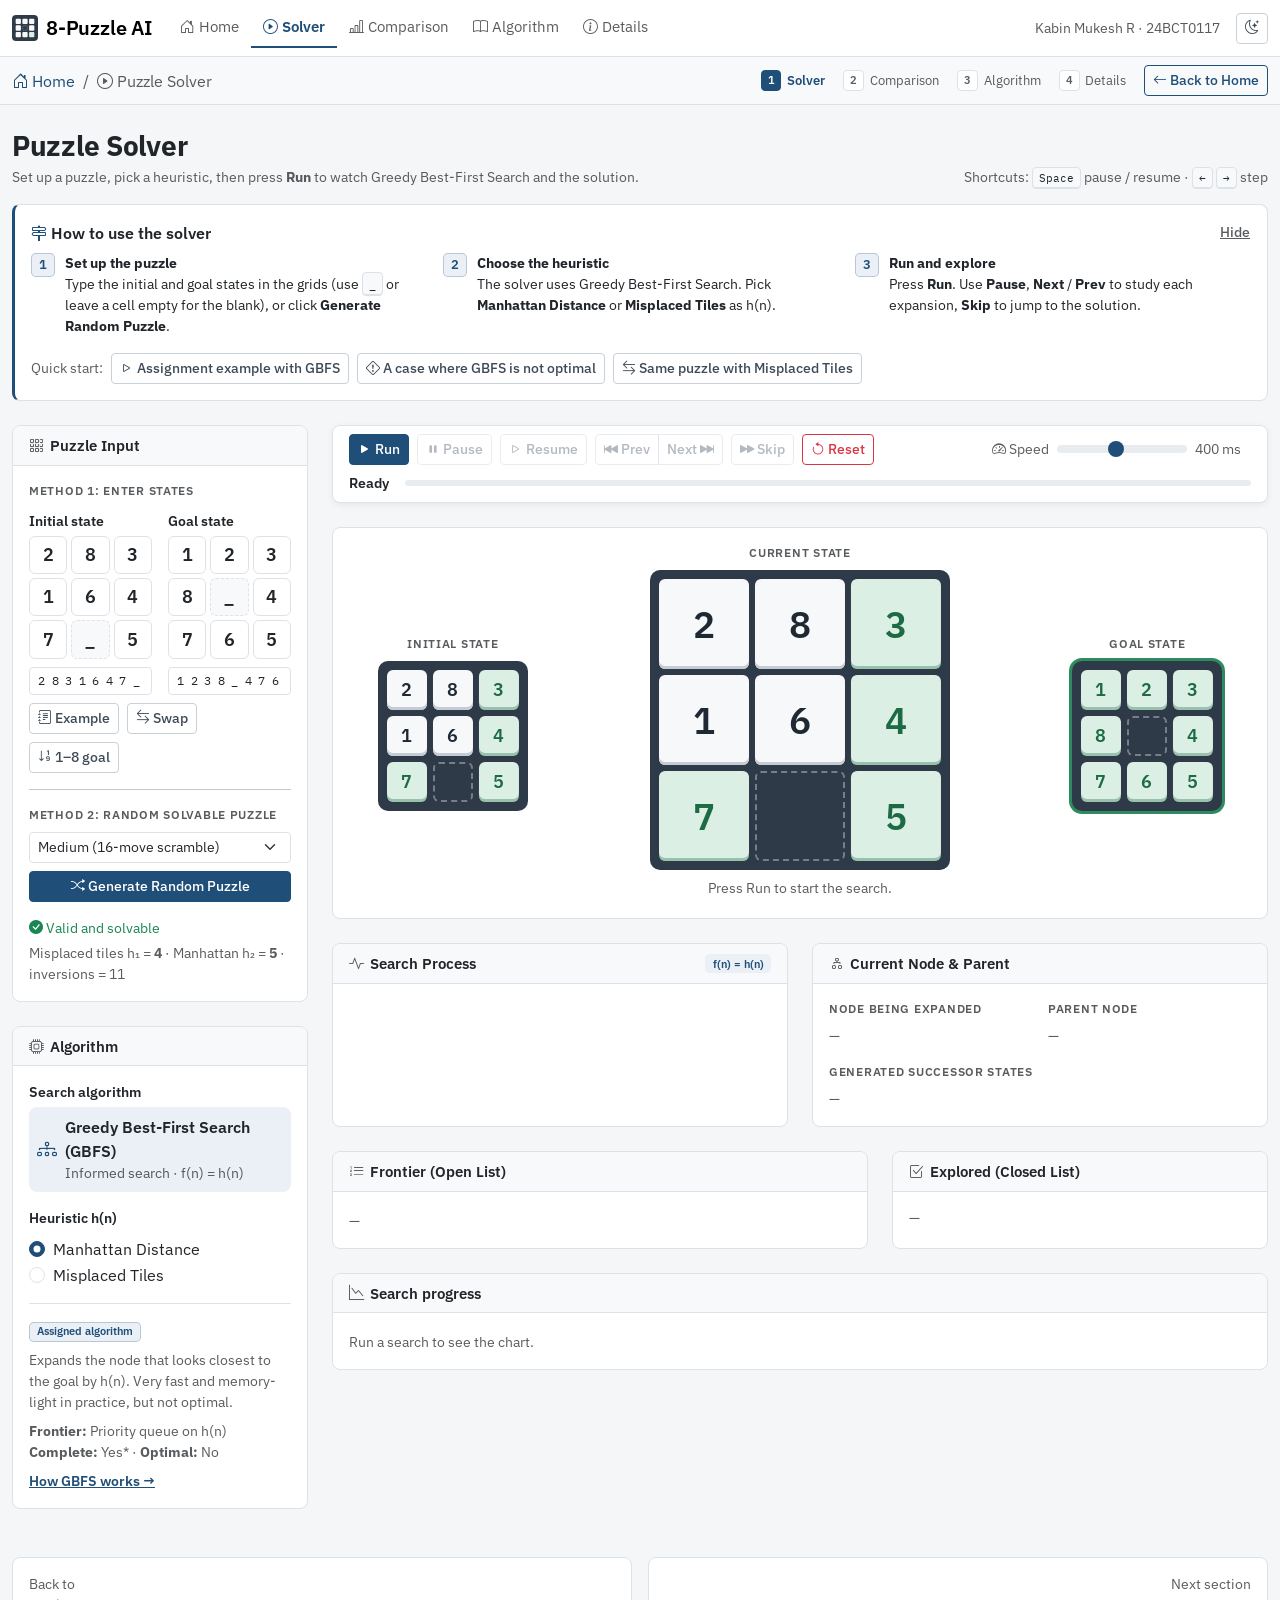
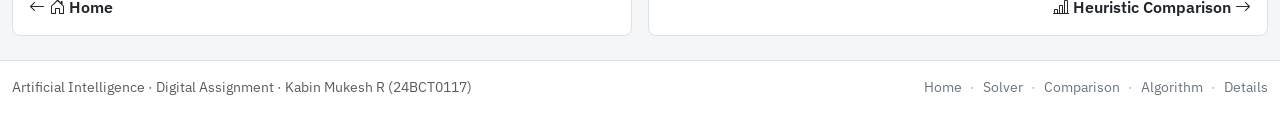
<file: solver.html>
<!doctype html>
<html lang="en" data-bs-theme="light">
<head>
  <meta charset="utf-8">
  <meta name="viewport" content="width=device-width, initial-scale=1">
  <title>Solver · 8-Puzzle AI Visualizer</title>
  <meta name="description" content="Solve the 8-puzzle step by step with Greedy Best-First Search.">
  <link rel="icon" href="assets/logo.svg" type="image/svg+xml">
  <script>(function(){try{var t=localStorage.getItem('ep.theme')||'light';document.documentElement.setAttribute('data-bs-theme',t);}catch(e){}})();</script>
  <link rel="preconnect" href="https://fonts.googleapis.com">
  <link rel="preconnect" href="https://fonts.gstatic.com" crossorigin>
  <link rel="stylesheet" href="https://fonts.googleapis.com/css2?family=IBM+Plex+Mono:wght@400;500&family=IBM+Plex+Sans:wght@400;500;600;700&display=swap">
  <link rel="stylesheet" href="https://cdn.jsdelivr.net/npm/bootstrap@5.3.3/dist/css/bootstrap.min.css">
  <link rel="stylesheet" href="https://cdn.jsdelivr.net/npm/bootstrap-icons@1.11.3/font/bootstrap-icons.min.css">
  <link rel="stylesheet" href="css/style.css">
</head>
<body data-page="solver">
  <div data-site-header></div>

  <main class="container-xxl py-4">
    <div class="d-flex flex-wrap align-items-end justify-content-between gap-2 mb-3">
      <div>
        <h1 class="h3 fw-bold mb-1">Puzzle Solver</h1>
        <p class="text-body-secondary mb-0 small">Set up a puzzle, pick a heuristic, then press <b>Run</b> to watch Greedy Best-First Search and the solution.</p>
      </div>
      <span class="small text-body-secondary kbd-hint d-none d-md-inline">Shortcuts: <kbd>Space</kbd> pause / resume · <kbd>←</kbd> <kbd>→</kbd> step</span>
    </div>

    <!-- How to use (collapsible, remembers if it was closed) -->
    <div class="card mb-4 guide-card" id="guide">
      <div class="card-body py-3">
        <div class="d-flex justify-content-between align-items-center mb-2">
          <span class="fw-semibold"><i class="bi bi-signpost-2 text-accent"></i> How to use the solver</span>
          <button type="button" class="btn btn-sm btn-link text-body-secondary p-0" data-guide-toggle aria-expanded="true" aria-controls="guideBody">Hide</button>
        </div>
        <div id="guideBody">
          <div class="row g-3 small">
            <div class="col-md-4"><div class="guide-step"><span class="num">1</span><div><b>Set up the puzzle</b><br>Type the initial and goal states in the grids (use <kbd>_</kbd> or leave a cell empty for the blank), or click <b>Generate Random Puzzle</b>.</div></div></div>
            <div class="col-md-4"><div class="guide-step"><span class="num">2</span><div><b>Choose the heuristic</b><br>The solver uses Greedy Best-First Search. Pick <b>Manhattan Distance</b> or <b>Misplaced Tiles</b> as h(n).</div></div></div>
            <div class="col-md-4"><div class="guide-step"><span class="num">3</span><div><b>Run and explore</b><br>Press <b>Run</b>. Use <b>Pause</b>, <b>Next</b> / <b>Prev</b> to study each expansion, <b>Skip</b> to jump to the solution.</div></div></div>
          </div>
          <div class="d-flex flex-wrap align-items-center gap-2 mt-3">
            <span class="small text-body-secondary">Quick start:</span>
            <a class="btn btn-sm btn-outline-secondary" href="solver.html?algo=gbfs&h=manhattan&start=283164705&goal=123804765&speed=5&autorun=1"><i class="bi bi-play"></i> Assignment example with GBFS</a>
            <a class="btn btn-sm btn-outline-secondary" href="solver.html?algo=gbfs&h=manhattan&start=702645381&goal=123804765&speed=8&autorun=1"><i class="bi bi-exclamation-diamond"></i> A case where GBFS is not optimal</a>
            <a class="btn btn-sm btn-outline-secondary" href="solver.html?algo=gbfs&h=misplaced&start=702645381&goal=123804765&speed=8&autorun=1"><i class="bi bi-arrow-left-right"></i> Same puzzle with Misplaced Tiles</a>
          </div>
        </div>
      </div>
    </div>

    <div class="row g-4">
      <!-- ============ Left: input + algorithm ============ -->
      <aside class="col-lg-4 col-xl-3">
        <div class="card mb-4">
          <div class="card-header"><i class="bi bi-grid-3x3-gap"></i> Puzzle Input</div>
          <div class="card-body" id="setup"></div>
        </div>

        <div class="card">
          <div class="card-header"><i class="bi bi-cpu"></i> Algorithm</div>
          <div class="card-body">
            <div class="form-label small fw-semibold mb-1">Search algorithm</div>
            <div class="d-flex align-items-center gap-2 mb-3 p-2 rounded-3 bg-accent-soft">
              <i class="bi bi-diagram-3 text-accent fs-5"></i>
              <div>
                <div class="fw-semibold">Greedy Best-First Search (GBFS)</div>
                <div class="small text-body-secondary">Informed search · f(n) = h(n)</div>
              </div>
            </div>

            <div id="heuristicGroup" class="mb-3">
              <div class="form-label small fw-semibold">Heuristic h(n)</div>
              <div class="form-check">
                <input class="form-check-input" type="radio" name="heuristic" id="hManhattan" value="manhattan" checked>
                <label class="form-check-label" for="hManhattan">Manhattan Distance</label>
              </div>
              <div class="form-check">
                <input class="form-check-input" type="radio" name="heuristic" id="hMisplaced" value="misplaced">
                <label class="form-check-label" for="hMisplaced">Misplaced Tiles</label>
              </div>
            </div>

            <div id="algoBlurb" class="small text-body-secondary border-top pt-3"></div>
          </div>
        </div>
      </aside>

      <!-- ============ Right: visualisation ============ -->
      <section class="col-lg-8 col-xl-9">
        <!-- Controls -->
        <div class="card controls-bar sticky-top mb-4">
          <div class="card-body py-2">
            <div class="d-flex flex-wrap align-items-center gap-2">
              <button id="btnRun" class="btn btn-accent btn-sm"><i class="bi bi-play-fill"></i> Run</button>
              <button id="btnPause" class="btn btn-outline-secondary btn-sm" disabled><i class="bi bi-pause-fill"></i> Pause</button>
              <button id="btnResume" class="btn btn-outline-secondary btn-sm" disabled><i class="bi bi-play"></i> Resume</button>
              <div class="btn-group btn-group-sm" role="group" aria-label="Step controls">
                <button id="btnPrev" class="btn btn-outline-secondary" disabled title="Previous step (←)"><i class="bi bi-skip-backward-fill"></i> Prev</button>
                <button id="btnNext" class="btn btn-outline-secondary" disabled title="Next step (→)">Next <i class="bi bi-skip-forward-fill"></i></button>
              </div>
              <button id="btnSkip" class="btn btn-outline-secondary btn-sm" disabled title="Jump to the solution / to the end"><i class="bi bi-fast-forward-fill"></i> Skip</button>
              <button id="btnReset" class="btn btn-outline-danger btn-sm"><i class="bi bi-arrow-counterclockwise"></i> Reset</button>
              <div class="d-flex align-items-center gap-2 ms-lg-auto">
                <label for="speed" class="small text-body-secondary mb-0"><i class="bi bi-speedometer2"></i> Speed</label>
                <input type="range" id="speed" class="form-range speed-range" min="1" max="10" value="5">
                <span id="speedLabel" class="small text-body-secondary" style="min-width:3.5rem">450 ms</span>
              </div>
            </div>
            <div class="d-flex align-items-center gap-3 mt-2">
              <span id="phaseLabel" class="small fw-semibold text-nowrap">Ready</span>
              <div class="progress flex-grow-1" style="height:6px" role="progressbar" aria-label="Playback progress">
                <div id="progressBar" class="progress-bar" style="width:0%; background: var(--ep-accent)"></div>
              </div>
            </div>
          </div>
        </div>

        <div id="alertBox"></div>

        <!-- Boards -->
        <div class="card mb-4">
          <div class="card-body">
            <div class="row g-4 align-items-center text-center">
              <div class="col-6 col-md-3 order-1">
                <div class="card-title-sm mb-2">Initial state</div>
                <div id="boardInitial" class="board-sm"></div>
              </div>
              <div class="col-12 col-md-6 order-3 order-md-2">
                <div class="card-title-sm mb-2" id="currentTitle">Current state</div>
                <div id="boardCurrent" class="board-lg"></div>
                <div id="currentCaption" class="board-caption small mt-2 text-body-secondary">Press Run to start the search.</div>
              </div>
              <div class="col-6 col-md-3 order-2 order-md-3">
                <div class="card-title-sm mb-2">Goal state</div>
                <div id="boardGoal" class="board-sm"></div>
              </div>
            </div>
          </div>
        </div>

        <!-- Search process -->
        <div class="row g-4 mb-4">
          <div class="col-xl-6">
            <div class="card h-100">
              <div class="card-header d-flex justify-content-between align-items-center">
                <span><i class="bi bi-activity"></i> Search Process</span>
                <span id="evalBadge" class="badge bg-accent-soft text-accent"></span>
              </div>
              <div class="card-body">
                <div class="stat-grid" id="statGrid"></div>
              </div>
            </div>
          </div>
          <div class="col-xl-6">
            <div class="card h-100">
              <div class="card-header"><i class="bi bi-diagram-2"></i> Current Node &amp; Parent</div>
              <div class="card-body">
                <div class="row g-3">
                  <div class="col-6">
                    <div class="card-title-sm mb-2">Node being expanded</div>
                    <div id="currentNode" class="d-flex gap-3 align-items-center small text-body-secondary">—</div>
                  </div>
                  <div class="col-6">
                    <div class="card-title-sm mb-2">Parent node</div>
                    <div id="parentNode" class="d-flex gap-3 align-items-center small text-body-secondary">—</div>
                  </div>
                </div>
                <div class="d-flex justify-content-between align-items-center mt-3 mb-2">
                  <div class="card-title-sm">Generated successor states</div>
                  <span id="succCount" class="small text-body-secondary"></span>
                </div>
                <div id="successors" class="succ-list small text-body-secondary">—</div>
              </div>
            </div>
          </div>
        </div>

        <div class="row g-4 mb-4">
          <div class="col-md-7">
            <div class="card h-100">
              <div class="card-header d-flex justify-content-between align-items-center flex-wrap gap-1">
                <span><i class="bi bi-list-ol"></i> Frontier (Open List)</span>
                <span id="frontierTitle" class="small text-body-secondary fw-normal"></span>
              </div>
              <div class="card-body list-box" id="frontierList"><span class="small text-body-secondary">—</span></div>
            </div>
          </div>
          <div class="col-md-5">
            <div class="card h-100">
              <div class="card-header d-flex justify-content-between align-items-center flex-wrap gap-1">
                <span><i class="bi bi-check2-square"></i> Explored (Closed List)</span>
                <span id="exploredTitle" class="small text-body-secondary fw-normal"></span>
              </div>
              <div class="card-body list-box"><div id="exploredList" class="explored-grid"><span class="small text-body-secondary">—</span></div></div>
            </div>
          </div>
        </div>

        <div class="card mb-4">
          <div class="card-header"><i class="bi bi-graph-down"></i> <span id="chartTitle">Search progress</span></div>
          <div class="card-body"><div id="chart" class="chart"><span class="small text-body-secondary">Run a search to see the chart.</span></div></div>
        </div>

        <!-- Summary -->
        <div class="card mb-4 d-none" id="summaryCard">
          <div class="card-header"><i class="bi bi-clipboard-data"></i> Solution Summary</div>
          <div class="card-body" id="summaryBody"></div>
        </div>

        <!-- Solution path -->
        <div class="card d-none" id="pathCard">
          <div class="card-header d-flex justify-content-between align-items-center flex-wrap gap-1">
            <span><i class="bi bi-signpost-split"></i> Final Solution Path</span>
            <span id="pathMeta" class="small text-body-secondary fw-normal"></span>
          </div>
          <div class="card-body path-box" id="pathBox"><div id="pathList" class="path-list"></div></div>
        </div>
      </section>
    </div>
  </main>

  <div data-site-pager></div>
  <div data-site-footer></div>

  <script src="https://cdn.jsdelivr.net/npm/bootstrap@5.3.3/dist/js/bootstrap.bundle.min.js"></script>
  <script src="js/config.js"></script>
  <script src="js/core/puzzle.js"></script>
  <script src="js/core/heuristics.js"></script>
  <script src="js/core/priority-queue.js"></script>
  <script src="js/core/search-context.js"></script>
  <script src="js/algorithms/gbfs.js"></script>
  <script src="js/algorithms/registry.js"></script>
  <script src="js/data/algorithm-info.js"></script>
  <script src="js/ui/board.js"></script>
  <script src="js/ui/charts.js"></script>
  <script src="js/ui/puzzle-input.js"></script>
  <script src="js/ui/layout.js"></script>
  <script src="js/pages/solver.js"></script>
</body>
</html>
</file>
<file: css/style.css>
/* ==========================================================================
   AI 8-Puzzle Visualizer: custom styles on top of Bootstrap 5.3
   A restrained palette: neutral greys, one navy accent, muted status colours.
   Colour tokens adapt to Bootstrap's light / dark colour modes.
   ========================================================================== */

:root,
[data-bs-theme='light'] {
  --ep-accent: #1f4e79;
  --ep-accent-hover: #183f63;
  --ep-accent-active: #12314d;
  --ep-accent-rgb: 31, 78, 121;
  --ep-accent-soft: #eaf0f6;
  --ep-accent-text: #1f4e79;

  --ep-page-bg: #f4f6f8;
  --ep-surface: #ffffff;
  --ep-surface-alt: #f8f9fb;
  --ep-border: #dde2e8;

  /* Puzzle: light tiles on a slate tray, like a physical sliding puzzle */
  --ep-board-bg: #2f3a48;
  --ep-tile-bg: #f7f8fa;
  --ep-tile-fg: #1f2933;
  --ep-tile-edge: #c5ccd5;
  --ep-tile-ok-bg: #dcefe4;
  --ep-tile-ok-fg: #1d6b45;
  --ep-blank-border: rgba(255, 255, 255, 0.35);
  --ep-moved: #c98a1a;
  --ep-moved-bg: #f6e6c6;
  --ep-moved-fg: #6b4a0b;

  --ep-chart-line: #1f4e79;
  --ep-chart-bar: #9aa7b6;
  --ep-chart-grid: rgba(0, 0, 0, 0.07);
  --ep-code-bg: #f6f8fa;

  --bs-body-font-family: 'IBM Plex Sans', system-ui, -apple-system, 'Segoe UI', Roboto, 'Helvetica Neue', Arial, sans-serif;
  --bs-font-monospace: 'IBM Plex Mono', SFMono-Regular, Menlo, Consolas, monospace;
  --bs-link-color: #1f4e79;
  --bs-link-color-rgb: 31, 78, 121;
  --bs-link-hover-color: #12314d;
  --bs-link-hover-color-rgb: 18, 49, 77;
}

[data-bs-theme='dark'] {
  --ep-accent: #7fb0e0;
  --ep-accent-hover: #9cc3ea;
  --ep-accent-active: #b6d3f0;
  --ep-accent-rgb: 127, 176, 224;
  --ep-accent-soft: rgba(127, 176, 224, 0.12);
  --ep-accent-text: #a9cbef;

  --ep-page-bg: #13171c;
  --ep-surface: #1a1f26;
  --ep-surface-alt: #1f252d;
  --ep-border: #2c333d;

  --ep-board-bg: #0e1217;
  --ep-tile-bg: #e6e9ed;
  --ep-tile-fg: #1f2933;
  --ep-tile-edge: #9aa5b1;
  --ep-tile-ok-bg: #cfe8da;
  --ep-tile-ok-fg: #17583a;
  --ep-blank-border: rgba(255, 255, 255, 0.28);
  --ep-moved: #e0a43a;
  --ep-moved-bg: #f1dcae;
  --ep-moved-fg: #5c3f08;

  --ep-chart-line: #7fb0e0;
  --ep-chart-bar: #5d6a79;
  --ep-chart-grid: rgba(255, 255, 255, 0.08);
  --ep-code-bg: #161b21;

  --bs-body-bg: #1a1f26;
  --bs-tertiary-bg: #1f252d;
  --bs-border-color: #2c333d;
  --bs-link-color: #7fb0e0;
  --bs-link-color-rgb: 127, 176, 224;
  --bs-link-hover-color: #a9cbef;
  --bs-link-hover-color-rgb: 169, 203, 239;
}

body {
  background: var(--ep-page-bg);
  min-height: 100vh;
  display: flex;
  flex-direction: column;
  -webkit-font-smoothing: antialiased;
}
main {
  flex: 1;
}
h1,
h2,
h3,
.h1,
.h2,
.h3,
.h4,
.h5,
.h6 {
  letter-spacing: -0.01em;
}
code,
kbd,
.font-monospace {
  font-family: var(--bs-font-monospace) !important;
}

/* ---------- Accent utilities & Bootstrap overrides ---------- */
.text-accent {
  color: var(--ep-accent) !important;
}
.bg-accent-soft {
  background: var(--ep-accent-soft) !important;
}
.btn {
  font-weight: 500;
}
.btn-accent {
  --bs-btn-color: #fff;
  --bs-btn-bg: var(--ep-accent);
  --bs-btn-border-color: var(--ep-accent);
  --bs-btn-hover-color: #fff;
  --bs-btn-hover-bg: var(--ep-accent-hover);
  --bs-btn-hover-border-color: var(--ep-accent-hover);
  --bs-btn-active-color: #fff;
  --bs-btn-active-bg: var(--ep-accent-active);
  --bs-btn-active-border-color: var(--ep-accent-active);
  --bs-btn-disabled-color: #fff;
  --bs-btn-disabled-bg: var(--ep-accent);
  --bs-btn-disabled-border-color: var(--ep-accent);
  --bs-btn-focus-shadow-rgb: var(--ep-accent-rgb);
}
[data-bs-theme='dark'] .btn-accent {
  --bs-btn-color: #0e1217;
  --bs-btn-hover-color: #0e1217;
  --bs-btn-active-color: #0e1217;
  --bs-btn-disabled-color: #0e1217;
}
.btn-outline-accent {
  --bs-btn-color: var(--ep-accent);
  --bs-btn-border-color: var(--ep-accent);
  --bs-btn-hover-color: #fff;
  --bs-btn-hover-bg: var(--ep-accent);
  --bs-btn-hover-border-color: var(--ep-accent);
  --bs-btn-active-bg: var(--ep-accent-active);
  --bs-btn-active-color: #fff;
}
[data-bs-theme='dark'] .btn-outline-accent {
  --bs-btn-hover-color: #0e1217;
  --bs-btn-active-color: #0e1217;
}
.btn-outline-secondary {
  --bs-btn-color: #3e4a57;
  --bs-btn-border-color: #c9d0d8;
  --bs-btn-hover-color: #1f2933;
  --bs-btn-hover-bg: #eef1f4;
  --bs-btn-hover-border-color: #b3bcc6;
  --bs-btn-active-color: #1f2933;
  --bs-btn-active-bg: #e3e8ed;
  --bs-btn-active-border-color: #b3bcc6;
  --bs-btn-disabled-color: #8a95a1;
  --bs-btn-disabled-border-color: #dde2e8;
}
[data-bs-theme='dark'] .btn-outline-secondary {
  --bs-btn-color: #cfd5dc;
  --bs-btn-border-color: #3a424d;
  --bs-btn-hover-color: #fff;
  --bs-btn-hover-bg: #262d36;
  --bs-btn-hover-border-color: #4c5562;
  --bs-btn-active-color: #fff;
  --bs-btn-active-bg: #2c343e;
  --bs-btn-disabled-color: #6b7582;
  --bs-btn-disabled-border-color: #2c333d;
}
.form-check-input:checked {
  background-color: var(--ep-accent);
  border-color: var(--ep-accent);
}
.form-control:focus,
.form-select:focus,
.form-check-input:focus {
  border-color: rgba(var(--ep-accent-rgb), 0.6);
  box-shadow: 0 0 0 0.2rem rgba(var(--ep-accent-rgb), 0.15);
}
.form-range::-webkit-slider-thumb {
  background: var(--ep-accent);
}
.form-range::-moz-range-thumb {
  background: var(--ep-accent);
}
.form-range:focus::-webkit-slider-thumb {
  box-shadow: 0 0 0 0.2rem rgba(var(--ep-accent-rgb), 0.2);
}
.badge {
  font-weight: 600;
  border-radius: 0.3rem;
}
.badge-assigned {
  background: var(--ep-accent-soft);
  color: var(--ep-accent-text);
  border: 1px solid rgba(var(--ep-accent-rgb), 0.25);
}

/* ---------- Navbar ---------- */
.navbar {
  background: var(--ep-surface) !important;
  border-color: var(--ep-border) !important;
}
.navbar-brand {
  font-weight: 600 !important;
  letter-spacing: -0.01em;
}
.navbar-brand img {
  width: 26px;
  height: 26px;
}
.navbar .nav-link {
  font-size: 0.93rem;
  color: var(--bs-secondary-color);
  border-bottom: 2px solid transparent;
}
.navbar .nav-link:hover {
  color: var(--bs-body-color);
}
.navbar .nav-link.active {
  font-weight: 600;
  color: var(--ep-accent) !important;
}
@media (min-width: 992px) {
  .navbar .nav-link {
    padding-left: 0.75rem !important;
    padding-right: 0.75rem !important;
  }
  .navbar .nav-link.active {
    border-bottom-color: var(--ep-accent);
  }
}

/* ---------- Cards ---------- */
.card {
  background: var(--ep-surface);
  border-color: var(--ep-border);
  border-radius: 0.5rem;
  box-shadow: none;
}
.card-header {
  background: var(--ep-surface-alt);
  border-bottom-color: var(--ep-border);
  font-weight: 600;
  font-size: 0.95rem;
}
.card-header:first-child {
  border-radius: calc(0.5rem - 1px) calc(0.5rem - 1px) 0 0;
}
.card-header .bi {
  color: var(--bs-secondary-color);
  margin-right: 0.15rem;
}
.card-title-sm {
  font-size: 0.75rem;
  text-transform: uppercase;
  letter-spacing: 0.06em;
  color: var(--bs-secondary-color);
  font-weight: 600;
}
.table > :not(caption) > * > * {
  border-bottom-color: var(--ep-border);
}
.table-light {
  --bs-table-bg: var(--ep-surface-alt);
  --bs-table-color: var(--bs-body-color);
  --bs-table-border-color: var(--ep-border);
}
.table-light th {
  font-weight: 600;
  font-size: 0.8rem;
  color: var(--bs-secondary-color);
}

/* ---------- Hero ---------- */
.hero {
  background: var(--ep-surface);
  border-bottom: 1px solid var(--ep-border);
}
.hero h1 {
  font-weight: 700;
  letter-spacing: -0.02em;
  line-height: 1.15;
}
.hero .badge {
  background: transparent !important;
  color: var(--ep-accent) !important;
  border: 0;
  padding: 0 !important;
  font-size: 0.78rem;
  letter-spacing: 0.06em;
  text-transform: uppercase;
  white-space: normal;
  text-align: left;
  line-height: 1.4;
}
.hero .badge .bi {
  display: none;
}
.info-pill {
  display: inline-flex;
  align-items: center;
  gap: 0.4rem;
  padding: 0.35rem 0.7rem;
  border-radius: 0.375rem;
  background: var(--ep-surface-alt);
  border: 1px solid var(--ep-border);
  font-size: 0.88rem;
}
.info-pill .bi {
  color: var(--bs-secondary-color) !important;
}

/* ---------- Animated puzzle board ---------- */
.puzzle-board {
  --tile-ms: 260ms;
  --pad: 6px;
  position: relative;
  width: 100%;
  max-width: var(--board-max, 220px);
  aspect-ratio: 1 / 1;
  margin: 0 auto;
  padding: var(--pad);
  border-radius: 10px;
  background: var(--ep-board-bg);
  container-type: inline-size;
}
.puzzle-board.board-lg {
  --board-max: 300px;
}
.puzzle-board.board-sm {
  --board-max: 150px;
}
.puzzle-board .tile {
  position: absolute;
  top: var(--pad);
  left: var(--pad);
  width: calc((100% - 2 * var(--pad)) / 3);
  height: calc((100% - 2 * var(--pad)) / 3);
  padding: 3px;
  transition: transform var(--tile-ms) cubic-bezier(0.2, 0.8, 0.2, 1);
  will-change: transform;
}
.puzzle-board .tile > span {
  display: flex;
  align-items: center;
  justify-content: center;
  width: 100%;
  height: 100%;
  border-radius: 6px;
  background: var(--ep-tile-bg);
  color: var(--ep-tile-fg);
  font-weight: 600;
  font-size: 13cqw;
  box-shadow: inset 0 -3px 0 var(--ep-tile-edge);
  user-select: none;
  transition: background-color 0.25s, color 0.25s;
}
.puzzle-board .tile.in-place > span {
  background: var(--ep-tile-ok-bg);
  color: var(--ep-tile-ok-fg);
  box-shadow: inset 0 -3px 0 rgba(29, 107, 69, 0.35);
}
.puzzle-board .tile.tile-blank > span {
  background: transparent;
  border: 2px dashed var(--ep-blank-border);
  box-shadow: none;
}
.puzzle-board .tile.just-moved > span {
  outline: 3px solid var(--ep-moved);
  outline-offset: -3px;
}
.puzzle-board.no-anim .tile {
  transition: none !important;
}
.puzzle-board.is-goal {
  box-shadow: 0 0 0 3px #2e8b5f;
}
.board-caption {
  min-height: 1.5rem;
}

/* ---------- Mini boards (successors, lists, path) ---------- */
.mini-board {
  display: grid;
  grid-template-columns: repeat(3, 1fr);
  gap: 2px;
  padding: 2px;
  border-radius: 4px;
  background: var(--ep-board-bg);
  width: var(--mini, 60px);
  flex: 0 0 auto;
}
.mini-board > div {
  aspect-ratio: 1 / 1;
  display: flex;
  align-items: center;
  justify-content: center;
  border-radius: 2px;
  background: var(--ep-tile-bg);
  color: var(--ep-tile-fg);
  font-size: calc(var(--mini, 60px) / 5);
  font-weight: 600;
  line-height: 1;
}
.mini-board > div.ok {
  background: var(--ep-tile-ok-bg);
  color: var(--ep-tile-ok-fg);
}
.mini-board > div.blank {
  background: transparent;
  border: 1px dashed var(--ep-blank-border);
}
.mini-board > div.moved {
  background: var(--ep-moved-bg);
  color: var(--ep-moved-fg);
}
.mini-sm {
  --mini: 50px;
}
.mini-lg {
  --mini: 84px;
}

/* ---------- Grid editor (puzzle input) ---------- */
.grid-editor {
  display: grid;
  grid-template-columns: repeat(3, 1fr);
  gap: 4px;
  max-width: 150px;
}
.grid-editor input {
  aspect-ratio: 1 / 1;
  text-align: center;
  font-weight: 600;
  font-size: 1.15rem;
  padding: 0;
}
.grid-editor input.is-blank {
  background: var(--ep-surface-alt);
  border-style: dashed;
}
.state-text {
  font-size: 0.75rem;
  letter-spacing: -0.02em;
}

/* ---------- Controls ---------- */
.controls-bar {
  z-index: 1010;
  top: 0.5rem;
  box-shadow: 0 2px 6px rgba(15, 23, 42, 0.06);
}
.controls-bar .btn {
  white-space: nowrap;
}
.speed-range {
  width: 130px;
}
.kbd-hint kbd {
  font-size: 0.7rem;
}
kbd {
  background: var(--ep-surface-alt);
  color: var(--bs-body-color);
  border: 1px solid var(--ep-border);
  box-shadow: inset 0 -1px 0 var(--ep-border);
}

/* ---------- Stats ---------- */
.stat-grid {
  display: grid;
  grid-template-columns: repeat(auto-fill, minmax(118px, 1fr));
  gap: 0.5rem;
}
.stat {
  padding: 0.5rem 0.65rem;
  border-radius: 0.375rem;
  background: var(--ep-surface-alt);
  border: 1px solid var(--ep-border);
}
.stat .label {
  font-size: 0.7rem;
  color: var(--bs-secondary-color);
  text-transform: uppercase;
  letter-spacing: 0.05em;
}
.stat .value {
  font-size: 1.15rem;
  font-weight: 600;
  font-variant-numeric: tabular-nums;
}
.stat.stat-accent {
  background: var(--ep-accent-soft);
  border-color: rgba(var(--ep-accent-rgb), 0.18);
}
.stat.stat-accent .value {
  color: var(--ep-accent-text);
}

/* ---------- Successors / lists ---------- */
.succ-list {
  display: flex;
  flex-wrap: wrap;
  gap: 0.6rem;
}
.succ-card {
  display: flex;
  gap: 0.55rem;
  align-items: center;
  padding: 0.5rem 0.6rem;
  border-radius: 0.375rem;
  border: 1px solid var(--ep-border);
  background: var(--ep-surface);
  min-width: 175px;
}
.succ-card.status-added {
  border-left: 3px solid #2e8b5f;
}
.succ-card.status-explored {
  border-left: 3px solid #8a95a1;
  opacity: 0.75;
}
.succ-card.status-in-frontier {
  border-left: 3px solid #c98a1a;
  opacity: 0.85;
}
.succ-meta {
  font-size: 0.78rem;
  line-height: 1.35;
}
.list-box {
  max-height: 360px;
  overflow: auto;
}
.list-row {
  display: flex;
  align-items: center;
  gap: 0.6rem;
  padding: 0.35rem 0.25rem;
  border-bottom: 1px solid var(--ep-border);
  font-size: 0.8rem;
}
.list-row:last-child {
  border-bottom: 0;
}
.list-row .rank {
  width: 1.6rem;
  text-align: right;
  color: var(--bs-secondary-color);
  font-variant-numeric: tabular-nums;
}
.list-row.next-up {
  background: var(--ep-accent-soft);
  border-radius: 0.3rem;
}
.explored-grid {
  display: flex;
  flex-wrap: wrap;
  gap: 0.5rem;
}

/* Status badges used inside the solver */
.text-bg-success {
  background-color: #2e8b5f !important;
}
.text-bg-warning {
  background-color: #e8b04b !important;
  color: #3d2a05 !important;
}
.text-bg-secondary {
  background-color: #7b8794 !important;
}
.text-bg-danger {
  background-color: #b4443c !important;
}

/* ---------- Solution path ---------- */
.path-box {
  max-height: 420px;
  overflow: auto;
}
.path-list {
  display: flex;
  flex-wrap: wrap;
  gap: 0.25rem;
  align-items: center;
}
.path-step {
  display: flex;
  flex-direction: column;
  align-items: center;
  gap: 0.2rem;
  padding: 0.4rem;
  border-radius: 0.375rem;
  border: 2px solid transparent;
  cursor: pointer;
  font-size: 0.72rem;
}
.path-step:hover {
  background: var(--ep-surface-alt);
}
.path-step.active {
  border-color: var(--ep-accent);
  background: var(--ep-accent-soft);
}
.path-arrow {
  color: var(--bs-secondary-color);
  font-size: 1rem;
}

/* ---------- Charts ---------- */
.chart svg {
  width: 100%;
  height: auto;
  display: block;
}
.chart .grid line {
  stroke: var(--ep-chart-grid);
}
.chart text {
  fill: var(--bs-secondary-color);
  font-size: 15px;
  font-family: var(--bs-body-font-family);
}
.chart .line {
  fill: none;
  stroke: var(--ep-chart-line);
  stroke-width: 2;
}
.chart .area {
  fill: var(--ep-chart-line);
  opacity: 0.08;
}
.chart .dot {
  fill: var(--ep-chart-line);
  stroke: var(--ep-surface);
  stroke-width: 2;
}
.chart .bar {
  fill: var(--ep-chart-bar);
}
.chart .bar.assigned {
  fill: var(--ep-accent);
}
.chart .bar-value {
  fill: var(--bs-body-color);
  font-weight: 600;
}

/* ---------- Comparison table ---------- */
.table-compare {
  font-size: 0.875rem;
}
.table-compare td,
.table-compare th {
  white-space: nowrap;
  vertical-align: middle;
  font-variant-numeric: tabular-nums;
}
.table-compare tr.assigned-row > * {
  background: var(--ep-accent-soft) !important;
}

/* ---------- Algorithm / details pages ---------- */
.algo-nav,
.toc-nav {
  top: 1rem;
}
.list-group-item {
  background: var(--ep-surface);
  border-color: var(--ep-border);
}
.list-group-item-action:hover {
  background: var(--ep-surface-alt);
  color: var(--ep-accent);
}
.prop-badge {
  font-size: 0.78rem;
}
pre.pseudocode {
  background: var(--ep-code-bg);
  border: 1px solid var(--ep-border);
  border-radius: 0.375rem;
  padding: 1rem;
  font-family: var(--bs-font-monospace);
  font-size: 0.82rem;
  line-height: 1.55;
  white-space: pre;
  overflow: auto;
}
.formula {
  font-family: var(--bs-font-monospace);
  background: var(--ep-code-bg);
  border: 1px solid var(--ep-border);
  border-radius: 0.3rem;
  padding: 0.3rem 0.55rem;
  display: inline-block;
  font-size: 0.82rem;
}
section[id] {
  scroll-margin-top: 5rem;
}

/* ---------- Navigation: page bar, section stepper, pager ---------- */
.page-bar {
  background: var(--ep-surface-alt);
  border-color: var(--ep-border) !important;
}
.page-bar .breadcrumb a {
  text-decoration: none;
  color: var(--ep-accent);
}
.section-steps {
  gap: 0.25rem;
}
.section-step {
  display: inline-flex;
  align-items: center;
  gap: 0.35rem;
  padding: 0.2rem 0.6rem 0.2rem 0.3rem;
  border-radius: 0.375rem;
  font-size: 0.8rem;
  text-decoration: none;
  color: var(--bs-secondary-color);
}
.section-step .num {
  width: 1.3rem;
  height: 1.3rem;
  border-radius: 0.25rem;
  display: inline-flex;
  align-items: center;
  justify-content: center;
  background: var(--ep-surface);
  border: 1px solid var(--ep-border);
  font-weight: 600;
  font-size: 0.7rem;
}
.section-step:hover {
  color: var(--bs-body-color);
  background: var(--ep-surface);
}
.section-step.active {
  color: var(--ep-accent-text);
  font-weight: 600;
}
.section-step.active .num {
  background: var(--ep-accent);
  border-color: var(--ep-accent);
  color: #fff;
}
[data-bs-theme='dark'] .section-step.active .num {
  color: #0e1217;
}
.pager-card {
  transition: border-color 0.15s;
}
.pager-card:hover {
  border-color: var(--ep-accent);
}

/* ---------- How-to guides ---------- */
.guide-card {
  border-left: 3px solid var(--ep-accent);
}
.guide-step {
  display: flex;
  gap: 0.6rem;
  align-items: flex-start;
}
.guide-step .num,
.hub-num {
  flex: 0 0 auto;
  width: 1.5rem;
  height: 1.5rem;
  border-radius: 0.3rem;
  display: inline-flex;
  align-items: center;
  justify-content: center;
  background: var(--ep-accent-soft);
  color: var(--ep-accent-text);
  border: 1px solid rgba(var(--ep-accent-rgb), 0.25);
  font-weight: 600;
  font-size: 0.8rem;
}

/* ---------- Home hub ---------- */
.hub-card {
  transition: border-color 0.15s, box-shadow 0.15s;
}
.hub-card:hover,
.hub-card:focus-visible {
  border-color: rgba(var(--ep-accent-rgb), 0.6);
  box-shadow: 0 4px 14px rgba(15, 23, 42, 0.07);
}
.hub-card .hub-icon {
  width: 2.6rem;
  height: 2.6rem;
  border-radius: 0.375rem;
  display: inline-flex;
  align-items: center;
  justify-content: center;
  background: var(--ep-surface-alt);
  border: 1px solid var(--ep-border);
  color: var(--ep-accent);
  font-size: 1.25rem;
}
.hub-card ul {
  padding-left: 1.1rem;
}
.hub-card .hub-go {
  color: var(--ep-accent);
  font-weight: 600;
  font-size: 0.93rem;
}
.quick-link {
  display: flex;
  gap: 0.75rem;
  align-items: center;
  padding: 0.85rem 1rem;
  border-radius: 0.5rem;
  border: 1px solid var(--ep-border);
  background: var(--ep-surface);
  text-decoration: none;
  color: var(--bs-body-color);
  height: 100%;
}
.quick-link:hover {
  border-color: rgba(var(--ep-accent-rgb), 0.6);
  color: var(--bs-body-color);
}
.quick-link i {
  font-size: 1.2rem;
  color: var(--ep-accent);
}

/* ---------- Footer ---------- */
footer.site-footer {
  border-top: 1px solid var(--ep-border);
  background: var(--ep-surface);
}

/* ---------- Responsive ---------- */
@media (max-width: 575.98px) {
  .controls-bar {
    position: static !important;
  }
  .succ-card {
    min-width: 100%;
  }
  .puzzle-board.board-lg {
    --board-max: 240px;
  }
}

@media (prefers-reduced-motion: reduce) {
  .puzzle-board .tile {
    transition: none;
  }
}
</file>
